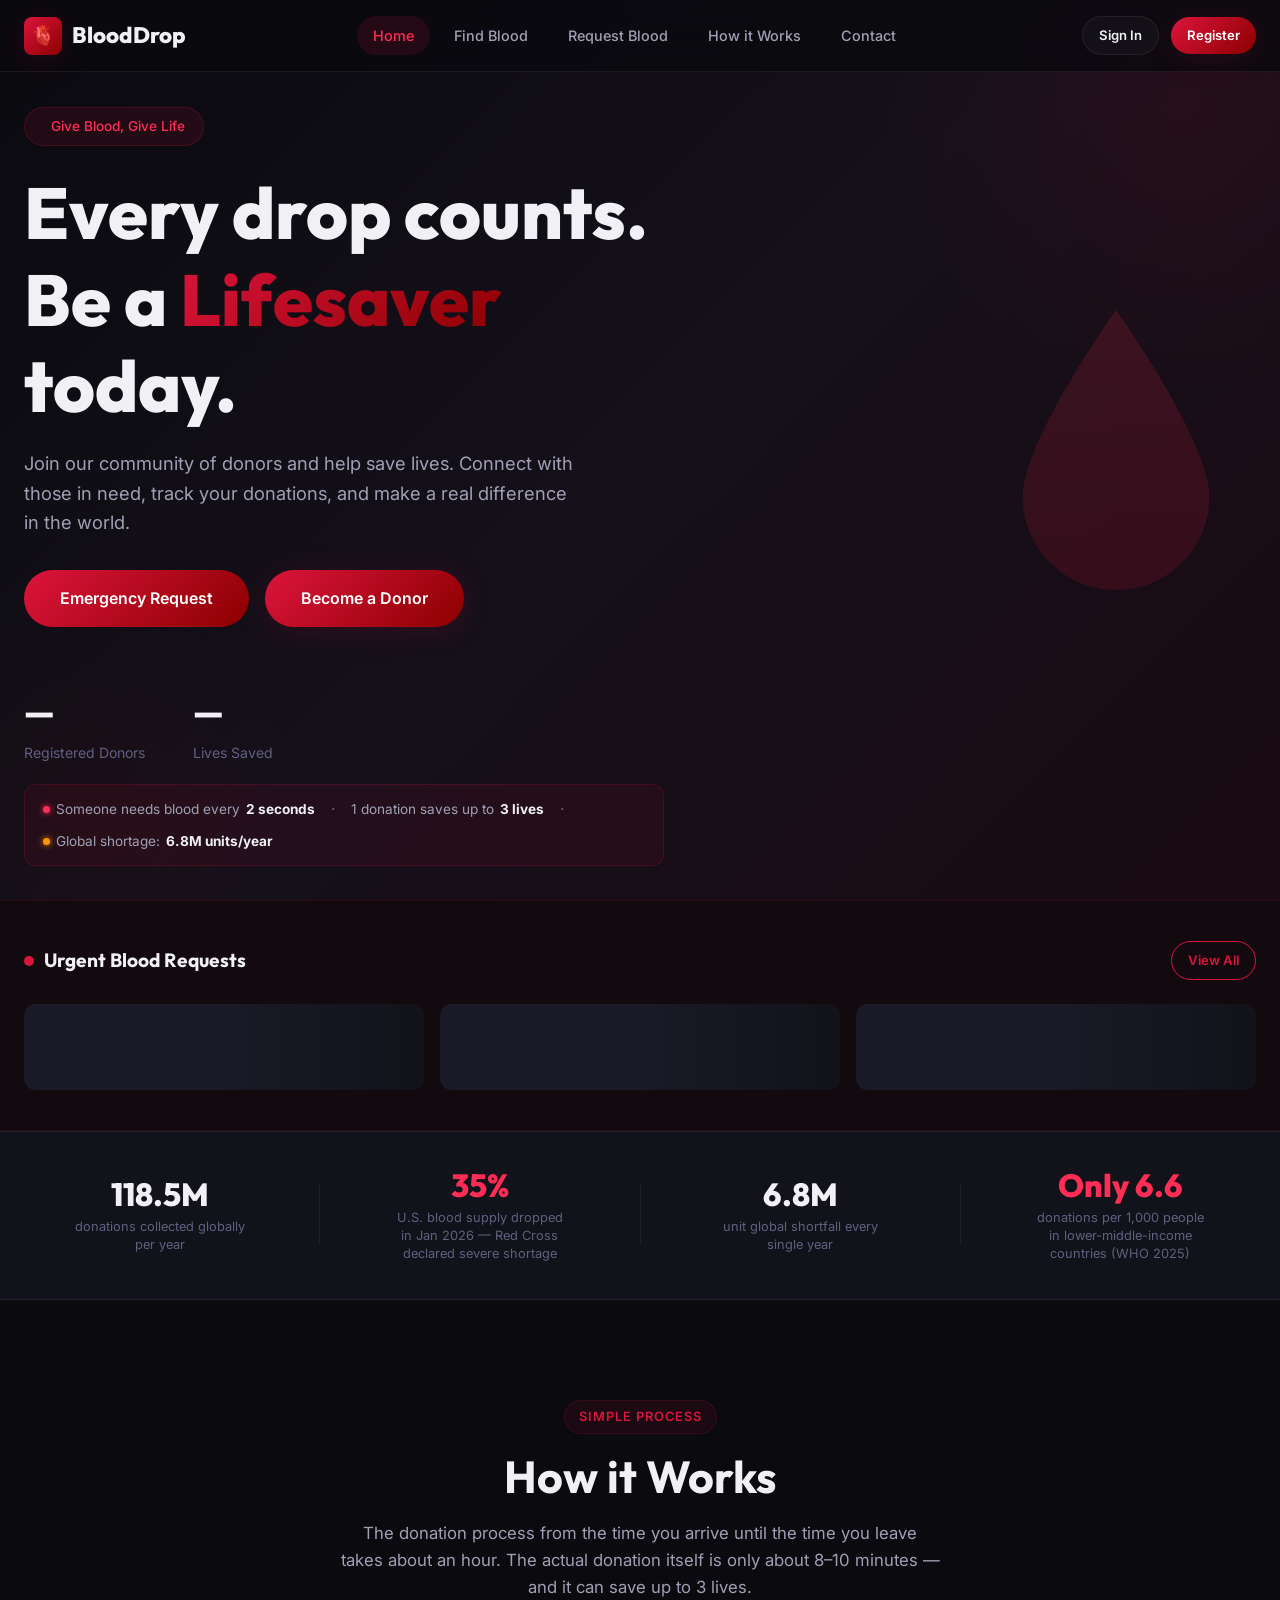
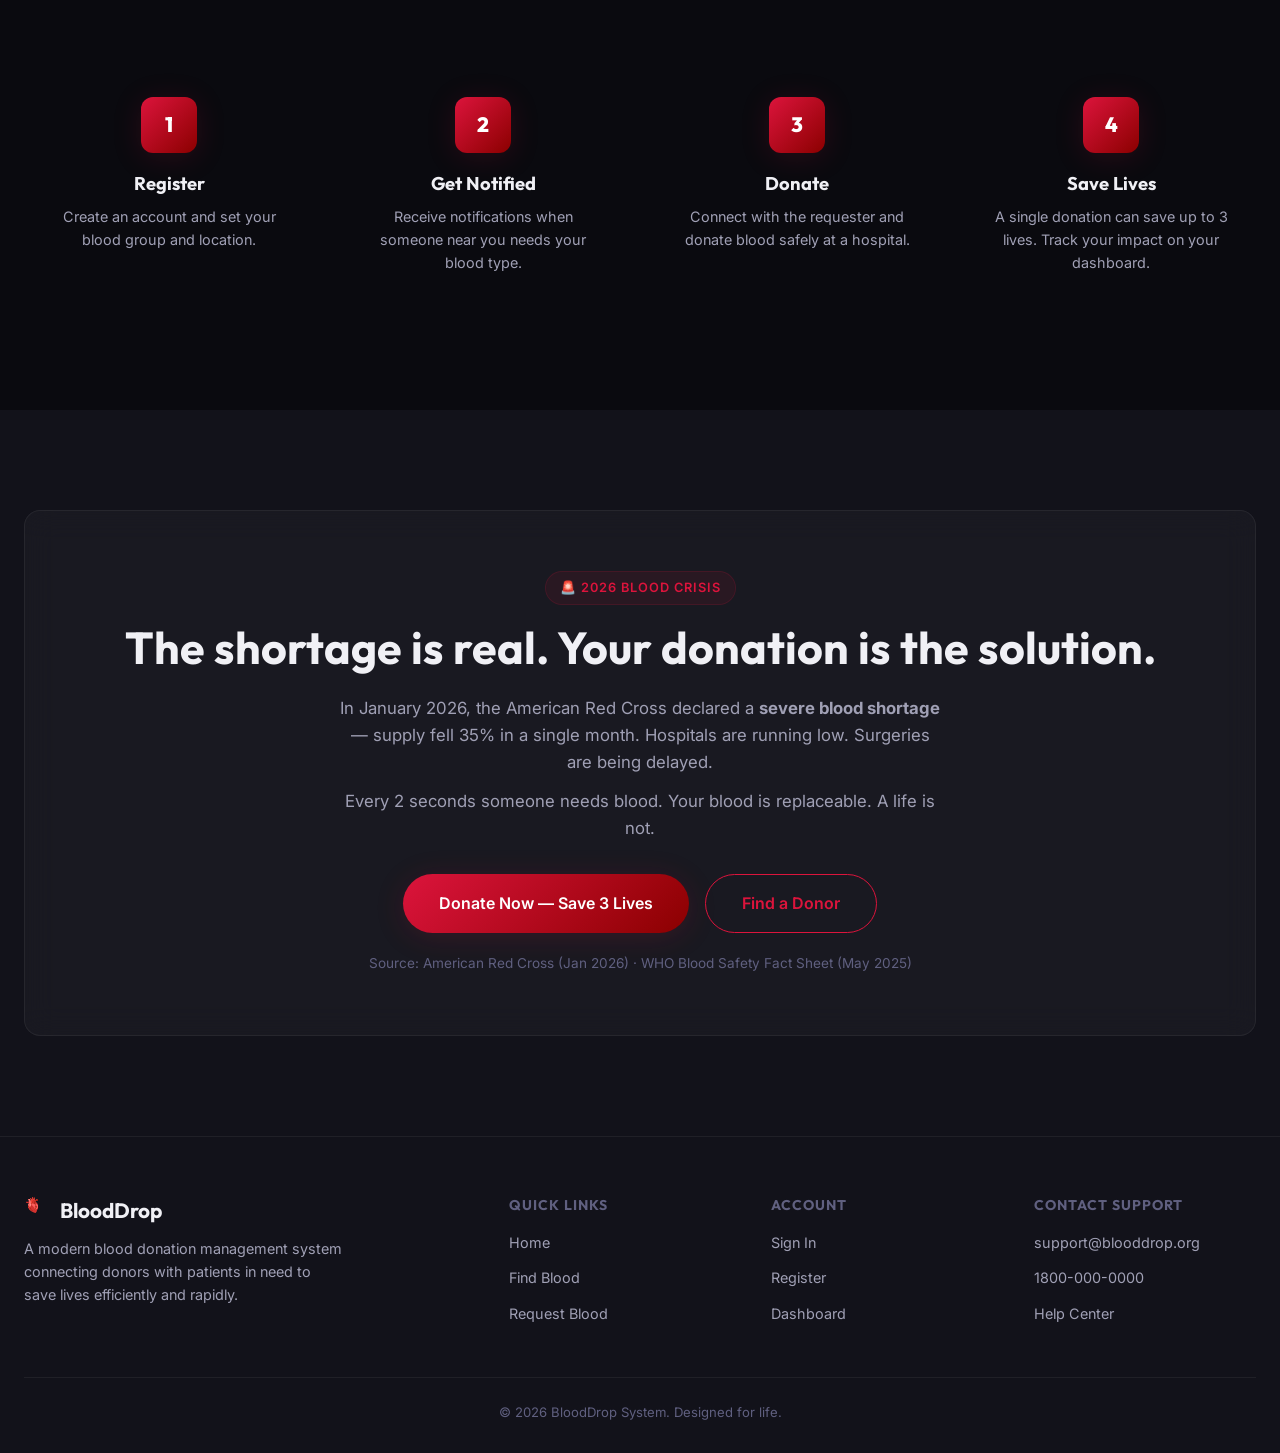
<file: client/index.html>
<!DOCTYPE html>
<html lang="en">
<head>
    <meta charset="UTF-8">
    <meta name="viewport" content="width=device-width, initial-scale=1.0">
    <title>Blood Donation — Save a Life</title>
    <link rel="stylesheet" href="css/styles.css">
</head>
<body>
    <!-- Navbar -->
    <nav class="navbar">
        <div class="container">
            <a href="index.html" class="nav-logo">
                <div class="logo-icon">🫀</div>
                <span>BloodDrop</span>
            </a>
            
            <button class="nav-toggle">
                <span></span><span></span><span></span>
            </button>
            
            <div class="nav-links">
                <a href="index.html" class="active">Home</a>
                <a href="find-blood.html">Find Blood</a>
                <a href="request-blood.html">Request Blood</a>
                <a href="#how">How it Works</a>
                <a href="#contact">Contact</a>
            </div>
            
            <div class="nav-auth">
                <div class="skeleton" style="width:120px;height:36px;border-radius:18px;"></div>
            </div>
        </div>
    </nav>

    <!-- Hero Section -->
    <section class="hero">
        <div class="container">
            <div class="hero-content">
                <div class="hero-badge">
                    <span class="pulse-dot"></span> Give Blood, Give Life
                </div>
                <h1>Every drop counts. <br>Be a <span class="highlight">Lifesaver</span> today.</h1>
                <p>Join our community of donors and help save lives. Connect with those in need, track your donations, and make a real difference in the world.</p>
                <div class="hero-actions">
                    <a href="request-blood.html" class="btn btn-emergency btn-lg">Emergency Request</a>
                    <a href="register.html" class="btn btn-primary btn-lg">Become a Donor</a>
                </div>
                
                <div class="hero-stats" id="hero-stats">
                    <!-- Loaded via JS -->
                    <div class="hero-stat animate-in">
                        <div class="stat-number skeleton-stat">—</div>
                        <div class="stat-label">Registered Donors</div>
                    </div>
                    <div class="hero-stat animate-in">
                        <div class="stat-number skeleton-stat">—</div>
                        <div class="stat-label">Lives Saved</div>
                    </div>
                    <div class="hero-stat animate-in hide-mobile">
                        <div class="stat-number skeleton-stat">—</div>
                        <div class="stat-label">Requests Fulfilled</div>
                    </div>
                </div>

                <!-- Real-world context bar -->
                <div class="realworld-bar animate-in">
                    <span class="rw-item"><span class="rw-dot red"></span>Someone needs blood every <strong>2 seconds</strong></span>
                    <span class="rw-sep">·</span>
                    <span class="rw-item">1 donation saves up to <strong>3 lives</strong></span>
                    <span class="rw-sep">·</span>
                    <span class="rw-item"><span class="rw-dot orange"></span>Global shortage: <strong>6.8M units/year</strong></span>
                </div>
            </div>
        </div>
        <div class="hero-visual hide-mobile">
            <div class="blood-drop">
                <svg viewBox="0 0 100 150">
                    <path d="M50 0 C50 0, 100 70, 100 100 C100 127.6, 77.6 150, 50 150 C22.4 150, 0 127.6, 0 100 C0 70, 50 0, 50 0 Z" fill="url(#grad1)" />
                    <defs>
                        <linearGradient id="grad1" x1="0%" y1="0%" x2="0%" y2="100%">
                            <stop offset="0%" style="stop-color:#FF2D55;stop-opacity:1" />
                            <stop offset="100%" style="stop-color:#DC143C;stop-opacity:1" />
                        </linearGradient>
                    </defs>
                </svg>
            </div>
        </div>
    </section>

    <!-- Urgent Requests Section -->
    <section class="urgent-section">
        <div class="container">
            <div class="urgent-header">
                <h3><span class="urgent-dot"></span> Urgent Blood Requests</h3>
                <a href="find-blood.html" class="btn btn-sm btn-outline">View All</a>
            </div>
            <div class="urgent-cards" id="urgent-cards-container">
                <!-- Loaded via JS -->
                <div class="skeleton" style="height:86px;border-radius:12px;"></div>
                <div class="skeleton" style="height:86px;border-radius:12px;"></div>
                <div class="skeleton" style="height:86px;border-radius:12px;"></div>
            </div>
        </div>
    </section>

    <!-- Global Crisis Banner -->
    <section class="crisis-banner">
        <div class="container">
            <div class="crisis-inner">
                <div class="crisis-item">
                    <div class="crisis-num">118.5M</div>
                    <div class="crisis-label">donations collected globally per year</div>
                </div>
                <div class="crisis-divider"></div>
                <div class="crisis-item">
                    <div class="crisis-num crisis-red">35%</div>
                    <div class="crisis-label">U.S. blood supply dropped in Jan 2026 — Red Cross declared severe shortage</div>
                </div>
                <div class="crisis-divider"></div>
                <div class="crisis-item">
                    <div class="crisis-num">6.8M</div>
                    <div class="crisis-label">unit global shortfall every single year</div>
                </div>
                <div class="crisis-divider"></div>
                <div class="crisis-item">
                    <div class="crisis-num crisis-red">Only 6.6</div>
                    <div class="crisis-label">donations per 1,000 people in lower-middle-income countries (WHO 2025)</div>
                </div>
            </div>
        </div>
    </section>

    <!-- How It Works Section -->
    <section class="section" id="how">
        <div class="container">
            <div class="section-header animate-in">
                <div class="section-badge">Simple Process</div>
                <h2 class="section-title">How it Works</h2>
                <p class="section-subtitle">The donation process from the time you arrive until the time you leave takes about an hour. The actual donation itself is only about 8–10 minutes — and it can save up to 3 lives.</p>
            </div>
            
            <div class="steps-grid">
                <div class="step-card animate-in">
                    <div class="step-number">1</div>
                    <h3>Register</h3>
                    <p>Create an account and set your blood group and location.</p>
                </div>
                <div class="step-card animate-in">
                    <div class="step-number">2</div>
                    <h3>Get Notified</h3>
                    <p>Receive notifications when someone near you needs your blood type.</p>
                </div>
                <div class="step-card animate-in">
                    <div class="step-number">3</div>
                    <h3>Donate</h3>
                    <p>Connect with the requester and donate blood safely at a hospital.</p>
                </div>
                <div class="step-card animate-in">
                    <div class="step-number">4</div>
                    <h3>Save Lives</h3>
                    <p>A single donation can save up to 3 lives. Track your impact on your dashboard.</p>
                </div>
            </div>
        </div>
    </section>

    <!-- CTA Section -->
    <section class="section" style="background:var(--bg-secondary);">
        <div class="container">
            <div class="card card-glass" style="text-align:center;padding:60px 20px;">
                <div class="section-badge" style="margin:0 auto 16px;">🚨 2026 Blood Crisis</div>
                <h2 class="section-title" style="margin-bottom:20px;">The shortage is real. Your donation is the solution.</h2>
                <p class="section-subtitle" style="margin-bottom:12px;">In January 2026, the American Red Cross declared a <strong>severe blood shortage</strong> — supply fell 35% in a single month. Hospitals are running low. Surgeries are being delayed.</p>
                <p class="section-subtitle" style="margin-bottom:32px;">Every 2 seconds someone needs blood. Your blood is replaceable. A life is not.</p>
                <div style="display:flex;gap:16px;justify-content:center;flex-wrap:wrap;">
                    <a href="register.html" class="btn btn-primary btn-lg">Donate Now — Save 3 Lives</a>
                    <a href="find-blood.html" class="btn btn-outline btn-lg">Find a Donor</a>
                </div>
                <p style="margin-top:20px;font-size:0.85rem;color:var(--text-muted);">Source: American Red Cross (Jan 2026) · WHO Blood Safety Fact Sheet (May 2025)</p>
            </div>
        </div>
    </section>

    <!-- Footer -->
    <footer class="footer" id="contact">
        <div class="container">
            <div class="footer-grid">
                <div class="footer-brand">
                    <h3><div class="logo-icon" style="width:28px;height:28px;font-size:0.9rem;">🫀</div> BloodDrop</h3>
                    <p>A modern blood donation management system connecting donors with patients in need to save lives efficiently and rapidly.</p>
                </div>
                <div class="footer-col">
                    <h4>Quick Links</h4>
                    <ul>
                        <li><a href="index.html">Home</a></li>
                        <li><a href="find-blood.html">Find Blood</a></li>
                        <li><a href="request-blood.html">Request Blood</a></li>
                    </ul>
                </div>
                <div class="footer-col">
                    <h4>Account</h4>
                    <ul>
                        <li><a href="login.html">Sign In</a></li>
                        <li><a href="register.html">Register</a></li>
                        <li><a href="dashboard.html">Dashboard</a></li>
                    </ul>
                </div>
                <div class="footer-col">
                    <h4>Contact Support</h4>
                    <ul>
                        <li><a href="mailto:support@blooddrop.org">support@blooddrop.org</a></li>
                        <li><a href="tel:1800000000">1800-000-0000</a></li>
                        <li><a href="#">Help Center</a></li>
                    </ul>
                </div>
            </div>
            <div class="footer-bottom">
                &copy; 2026 BloodDrop System. Designed for life.
            </div>
        </div>
    </footer>

    <script src="config.js"></script>
    <script src="js/api.js"></script>
    <script src="js/auth.js"></script>
    <script src="js/home.js"></script>
</body>
</html>
</file>
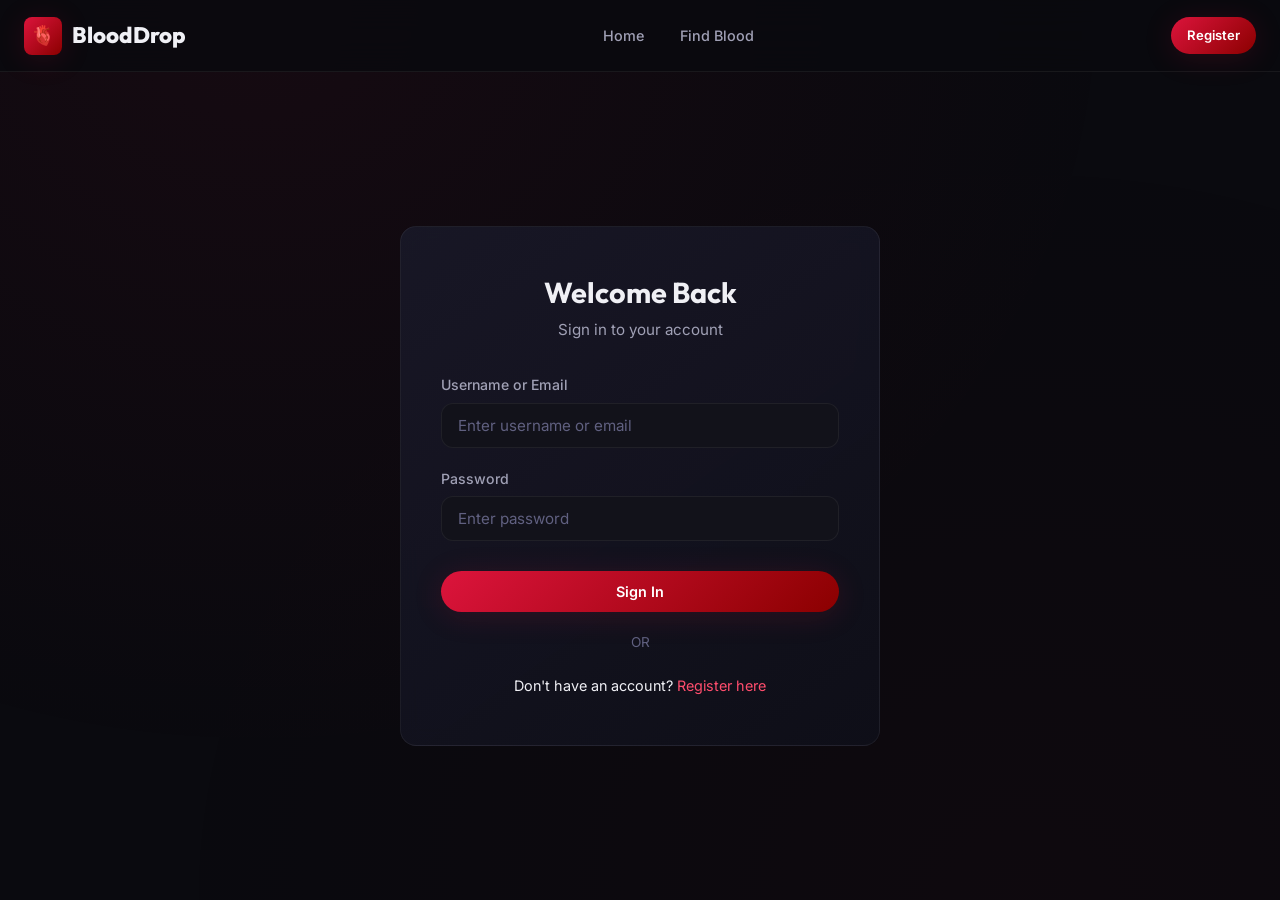
<file: client/admin-panel.html>
<!DOCTYPE html>
<html lang="en">
<head>
    <meta charset="UTF-8">
    <meta name="viewport" content="width=device-width, initial-scale=1.0">
    <title>Admin Panel — BloodDrop</title>
    <link rel="stylesheet" href="css/styles.css">
</head>
<body style="background: var(--bg-primary);">
    <nav class="navbar">
        <div class="container" style="max-width: 1600px;">
            <a href="index.html" class="nav-logo">
                <div class="logo-icon">🛡️</div>
                <span>BloodDrop Admin</span>
            </a>
            <div class="nav-links hide-mobile">
                <a href="index.html">Back to Main Site</a>
            </div>
            <div class="nav-auth"></div>
        </div>
    </nav>

    <div class="container" style="max-width: 1600px; padding-top: calc(var(--nav-height) + 32px);">
        <div class="dashboard-layout" style="gap: 32px;">
            
            <aside class="dashboard-sidebar">
                <div class="card">
                    <h3 style="margin-bottom: 16px;">Admin Navigation</h3>
                    <div style="display: flex; flex-direction: column; gap: 8px;">
                        <button class="btn btn-secondary tab-menu-btn active" style="justify-content: flex-start;" onclick="switchAdminTab('inventory')">🩸 Blood Inventory</button>
                        <button class="btn btn-secondary tab-menu-btn" style="justify-content: flex-start;" onclick="switchAdminTab('requests')">🚨 Blood Requests</button>
                        <button class="btn btn-secondary tab-menu-btn" style="justify-content: flex-start;" onclick="switchAdminTab('donors')">👥 Manage Donors</button>
                    </div>
                </div>
            </aside>

            <main class="dashboard-content">
                
                <!-- Inventory Tab -->
                <div id="admin-inventory" class="admin-tab active">
                    <h2 style="font-size: 1.5rem; margin-bottom: 24px;">Live Blood Inventory</h2>
                    
                    <div class="card">
                        <div class="inventory-grid" id="inventoryGrid">
                            <div class="loading-spinner"><div class="spinner"></div></div>
                        </div>
                    </div>
                </div>

                <!-- Requests Tab -->
                <div id="admin-requests" class="admin-tab" style="display: none;">
                    <h2 style="font-size: 1.5rem; margin-bottom: 24px;">All Blood Requests</h2>
                    
                    <div class="card card-glass" style="padding: 0; overflow: hidden;">
                        <div style="overflow-x: auto;">
                            <table class="data-table">
                                <thead>
                                    <tr>
                                        <th>Patient/Hospital</th>
                                        <th>Blood Group</th>
                                        <th>Units</th>
                                        <th>Urgency</th>
                                        <th>City</th>
                                        <th>Status</th>
                                        <th>Actions</th>
                                    </tr>
                                </thead>
                                <tbody id="requestsTableBody">
                                    <!-- Loaded via JS -->
                                </tbody>
                            </table>
                        </div>
                    </div>
                </div>

                <!-- Donors Tab -->
                <div id="admin-donors" class="admin-tab" style="display: none;">
                    <div style="display: flex; justify-content: space-between; align-items: center; margin-bottom: 24px;">
                        <h2 style="font-size: 1.5rem;">Registered Donors</h2>
                        <input type="text" class="form-input" id="donorSearch" placeholder="Search donors..." style="max-width: 300px;">
                    </div>
                    
                    <div class="card card-glass" style="padding: 0; overflow: hidden;">
                        <div style="overflow-x: auto;">
                            <table class="data-table">
                                <thead>
                                    <tr>
                                        <th>Name</th>
                                        <th>Email</th>
                                        <th>Blood Group</th>
                                        <th>Location</th>
                                        <th>Availability</th>
                                        <th>Total Donations</th>
                                    </tr>
                                </thead>
                                <tbody id="donorsTableBody">
                                    <!-- Loaded via JS -->
                                </tbody>
                            </table>
                        </div>
                    </div>
                </div>

            </main>
        </div>
    </div>

    <!-- Inventory Edit Modal -->
    <div class="modal-overlay" id="editInvModal">
        <div class="modal" style="max-width: 400px;">
            <div class="modal-header">
                <h3>Update Inventory (<span id="editInvGroup"></span>)</h3>
                <button class="modal-close" onclick="closeModal('editInvModal')">×</button>
            </div>
            <div class="modal-body">
                <div class="form-group">
                    <label class="form-label">Available Units</label>
                    <input type="number" id="editInvUnits" class="form-input" min="0" required>
                </div>
                <button class="btn btn-primary" onclick="saveInventory()" style="width: 100%; margin-top: 16px;">Save Changes</button>
            </div>
        </div>
    </div>

    <script src="config.js"></script>
    <script src="js/api.js"></script>
    <script src="js/auth.js"></script>
    <script src="js/admin.js"></script>
</body>
</html>
</file>
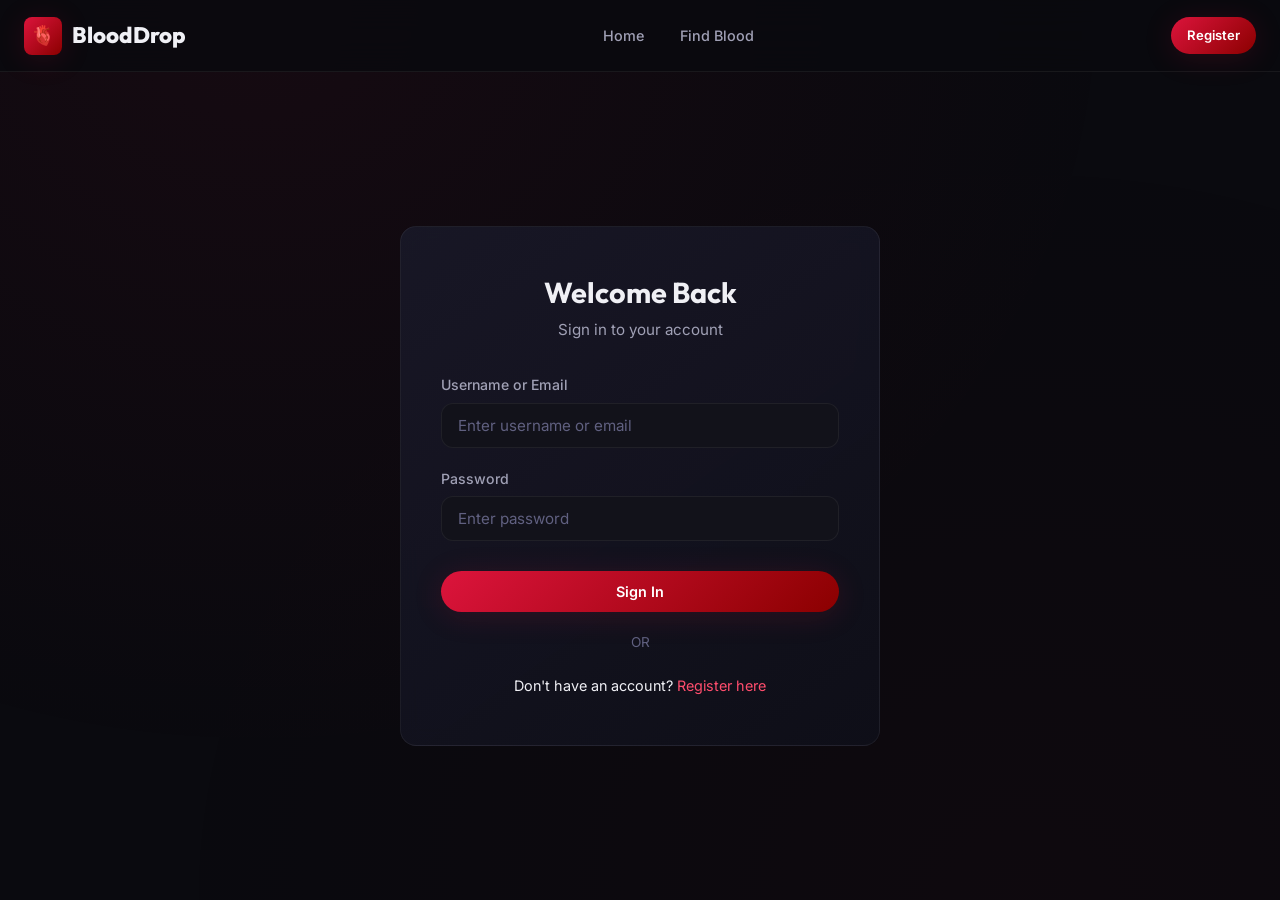
<file: client/dashboard.html>
<!DOCTYPE html>
<html lang="en">
<head>
    <meta charset="UTF-8">
    <meta name="viewport" content="width=device-width, initial-scale=1.0">
    <title>Dashboard — BloodDrop</title>
    <link rel="stylesheet" href="css/styles.css">
</head>
<body style="background: var(--bg-primary);">
    <nav class="navbar">
        <div class="container">
            <a href="index.html" class="nav-logo">
                <div class="logo-icon">🫀</div>
                <span>BloodDrop</span>
            </a>
            <button class="nav-toggle"><span></span><span></span><span></span></button>
            <div class="nav-links">
                <a href="index.html">Home</a>
                <a href="find-blood.html">Find Blood</a>
                <a href="request-blood.html">Request Blood</a>
            </div>
            <div class="nav-auth"></div>
        </div>
    </nav>

    <div class="container">
        <div class="dashboard-layout">
            
            <!-- Sidebar -->
            <aside class="dashboard-sidebar">
                <div class="card profile-card" id="profileCard">
                    <!-- Loaded via JS -->
                    <div class="skeleton" style="width:80px;height:80px;border-radius:50%;margin:0 auto 16px;"></div>
                    <div class="skeleton" style="height:24px;margin-bottom:8px;"></div>
                    <div class="skeleton" style="height:16px;"></div>
                </div>

                <div class="card mt-4" style="margin-top: 24px; padding: 20px;">
                    <h3 style="font-size: 1.1rem; margin-bottom: 16px;">Quick Actions</h3>
                    <div style="display: flex; flex-direction: column; gap: 10px;">
                        <button class="btn btn-primary" onclick="showDonateModal()" style="width: 100%;">Record Donation</button>
                        <a href="request-blood.html" class="btn btn-secondary" style="width: 100%;">Request Blood</a>
                        <button class="btn btn-outline" id="toggleAvailabilityBtn" onclick="toggleAvailability()" style="width: 100%;">Toggle Availability</button>
                    </div>
                </div>
            </aside>

            <!-- Main Content -->
            <main class="dashboard-content">
                
                <div class="tabs">
                    <button class="tab-btn active" onclick="switchTab('donations')">Donation History</button>
                    <button class="tab-btn" onclick="switchTab('requests')">My Requests</button>
                    <button class="tab-btn" onclick="switchTab('notifications')">Notifications <span id="tabNotifCount" style="background:var(--crimson);color:#fff;border-radius:50%;padding:2px 6px;font-size:0.7rem;margin-left:4px;display:none;"></span></button>
                </div>

                <!-- Donations Tab -->
                <div id="tab-donations" class="tab-content active">
                    <div class="card">
                        <h2 style="font-size: 1.25rem; margin-bottom: 24px;">Donation Journey</h2>
                        <div class="timeline" id="donationsTimeline">
                            <!-- Loaded via JS -->
                            <div class="skeleton" style="height:80px;margin-bottom:20px;border-radius:var(--radius-md);"></div>
                        </div>
                    </div>
                </div>

                <!-- Requests Tab -->
                <div id="tab-requests" class="tab-content">
                    <div class="card">
                        <h2 style="font-size: 1.25rem; margin-bottom: 24px;">My Blood Requests</h2>
                        <div id="myRequestsList">
                            <!-- Loaded via JS -->
                        </div>
                    </div>
                </div>

                <!-- Notifications Tab -->
                <div id="tab-notifications" class="tab-content">
                    <div class="card">
                        <div style="display: flex; justify-content: space-between; align-items: center; margin-bottom: 24px;">
                            <h2 style="font-size: 1.25rem;">Notifications</h2>
                            <button class="btn btn-sm btn-secondary" onclick="markAllNotificationsRead()">Mark all as read</button>
                        </div>
                        <div id="notificationsList" style="margin: -28px; margin-top: 0; padding-bottom: 12px;">
                            <!-- Loaded via JS -->
                        </div>
                    </div>
                </div>

            </main>
        </div>
    </div>

    <!-- Record Donation Modal -->
    <div class="modal-overlay" id="donateModal">
        <div class="modal">
            <div class="modal-header">
                <h3>Record Blood Donation</h3>
                <button class="modal-close" onclick="closeModal('donateModal')">×</button>
            </div>
            <div class="modal-body">
                <form id="recordDonationForm">
                    <div class="form-group">
                        <label class="form-label">Donation Date</label>
                        <input type="date" id="donateDate" class="form-input" required>
                    </div>
                    <div class="form-group">
                        <label class="form-label">Units Donated</label>
                        <input type="number" id="donateUnits" class="form-input" min="1" max="5" value="1" required>
                    </div>
                    <div class="form-group">
                        <label class="form-label">Hospital / Blood Bank</label>
                        <input type="text" id="donateHospital" class="form-input" required>
                    </div>
                    <button type="submit" class="btn btn-primary" style="width: 100%; margin-top: 10px;">Save Record</button>
                </form>
            </div>
        </div>
    </div>

    <script src="config.js"></script>
    <script src="js/api.js"></script>
    <script src="js/auth.js"></script>
    <script src="js/dashboard.js"></script>
</body>
</html>
</file>
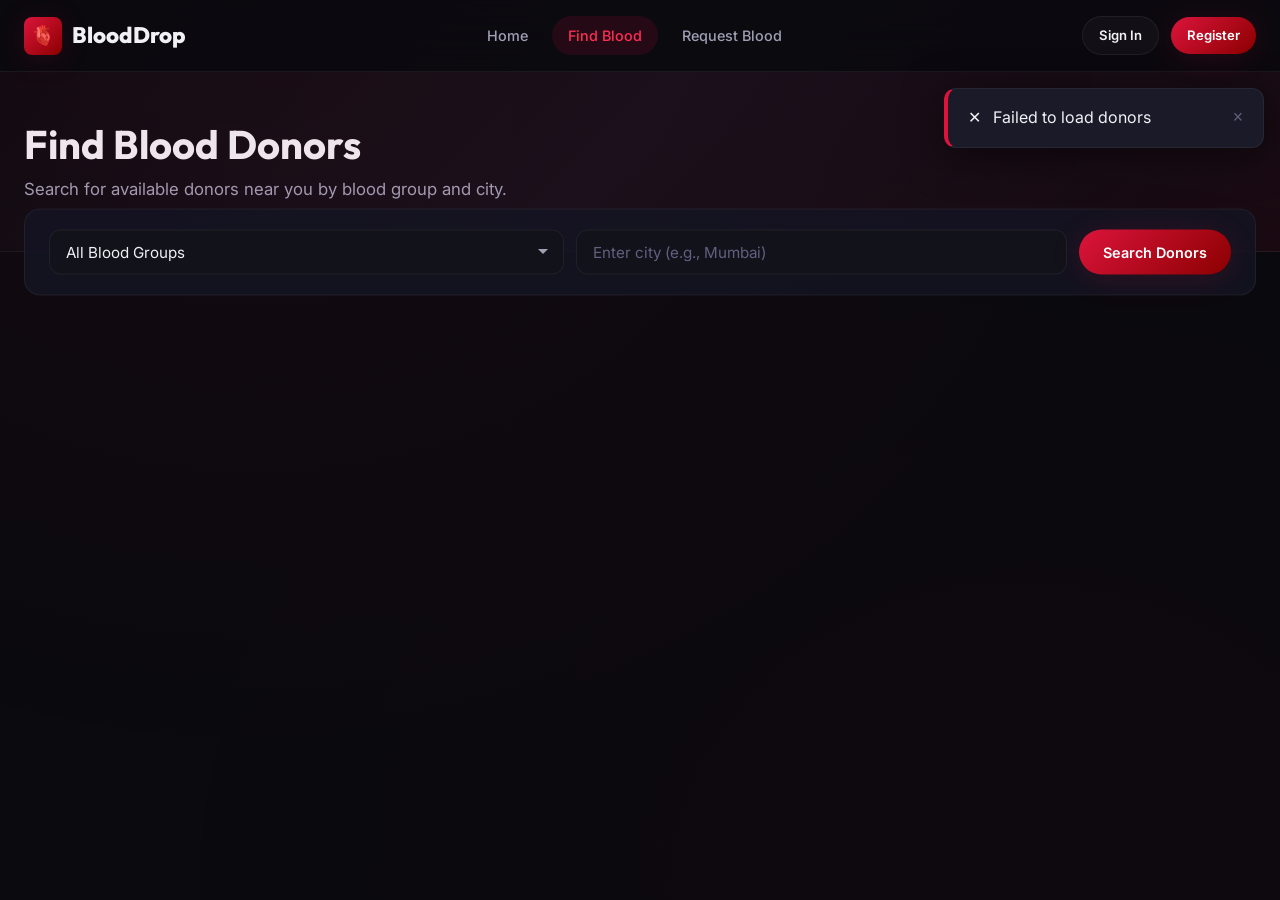
<file: client/find-blood.html>
<!DOCTYPE html>
<html lang="en">
<head>
    <meta charset="UTF-8">
    <meta name="viewport" content="width=device-width, initial-scale=1.0">
    <title>Find Blood Donors — BloodDrop</title>
    <link rel="stylesheet" href="css/styles.css">
</head>
<body>
    <nav class="navbar">
        <div class="container">
            <a href="index.html" class="nav-logo">
                <div class="logo-icon">🫀</div>
                <span>BloodDrop</span>
            </a>
            <button class="nav-toggle"><span></span><span></span><span></span></button>
            <div class="nav-links">
                <a href="index.html">Home</a>
                <a href="find-blood.html" class="active">Find Blood</a>
                <a href="request-blood.html">Request Blood</a>
            </div>
            <div class="nav-auth"></div>
        </div>
    </nav>

    <div class="page-header">
        <div class="container">
            <h1>Find Blood Donors</h1>
            <p>Search for available donors near you by blood group and city.</p>
        </div>
    </div>

    <section class="section" style="padding-top: 0;">
        <div class="container">
            <!-- Search Bar -->
            <form id="searchForm" class="search-bar" style="transform: translateY(-50%); margin-bottom: 0;">
                <select id="bloodGroup" class="form-select">
                    <option value="">All Blood Groups</option>
                    <option value="A+">A+</option><option value="A-">A-</option>
                    <option value="B+">B+</option><option value="B-">B-</option>
                    <option value="AB+">AB+</option><option value="AB-">AB-</option>
                    <option value="O+">O+</option><option value="O-">O-</option>
                </select>
                <input type="text" id="city" class="form-input" placeholder="Enter city (e.g., Mumbai)">
                <button type="submit" class="btn btn-primary" style="flex: 0 0 auto;">Search Donors</button>
            </form>

            <div id="resultsInfo" style="margin-bottom: 24px; font-weight: 500;"></div>

            <div id="donorsGrid" style="display: grid; grid-template-columns: repeat(auto-fill, minmax(320px, 1fr)); gap: 20px;">
                <!-- Loading State -->
                <div class="skeleton" style="height: 140px; border-radius: var(--radius-lg);"></div>
                <div class="skeleton" style="height: 140px; border-radius: var(--radius-lg);"></div>
                <div class="skeleton" style="height: 140px; border-radius: var(--radius-lg);"></div>
            </div>
            
            <div id="emptyState" class="empty-state" style="display: none;">
                <div class="empty-icon">🔍</div>
                <h3>No donors found</h3>
                <p>Try adjusting your search criteria or submit a blood request instead.</p>
                <a href="request-blood.html" class="btn btn-primary mt-4" style="margin-top: 16px;">Create Request</a>
            </div>
        </div>
    </section>

    <!-- Contact Modal -->
    <div class="modal-overlay" id="contactModal">
        <div class="modal">
            <div class="modal-header">
                <h3>Donor Contact Details</h3>
                <button class="modal-close" onclick="closeModal()">×</button>
            </div>
            <div class="modal-body" id="modalBody">
                <!-- Injected via JS -->
            </div>
            <div class="modal-footer">
                <button class="btn btn-secondary" onclick="closeModal()">Close</button>
            </div>
        </div>
    </div>

    <script src="config.js"></script>
    <script src="js/api.js"></script>
    <script src="js/auth.js"></script>
    <script src="js/find-blood.js"></script>
</body>
</html>
</file>
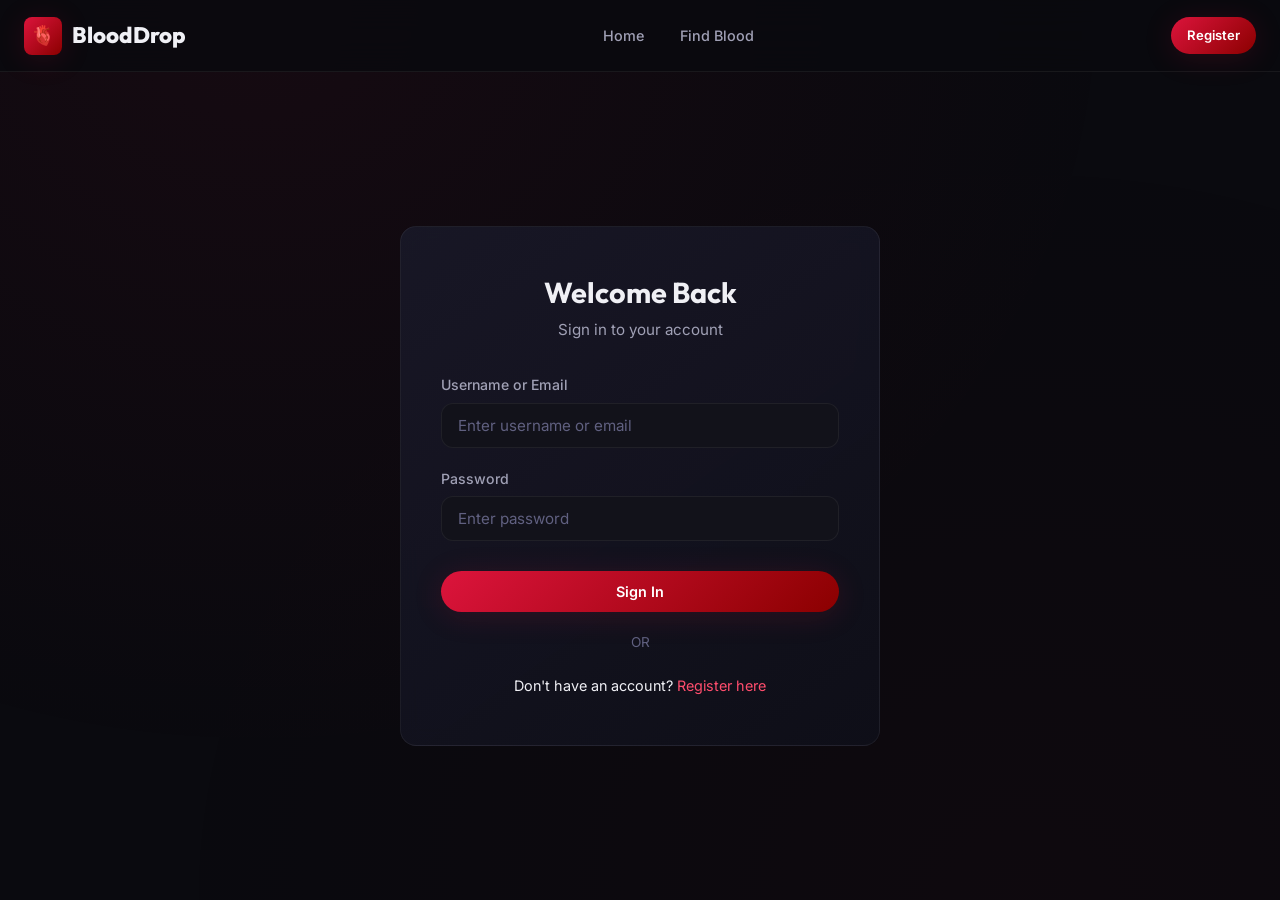
<file: client/login.html>
<!DOCTYPE html>
<html lang="en">
<head>
    <meta charset="UTF-8">
    <meta name="viewport" content="width=device-width, initial-scale=1.0">
    <title>Login — BloodDrop</title>
    <link rel="stylesheet" href="css/styles.css">
</head>
<body>
    <nav class="navbar">
        <div class="container">
            <a href="index.html" class="nav-logo">
                <div class="logo-icon">🫀</div>
                <span>BloodDrop</span>
            </a>
            <div class="nav-links hide-mobile">
                <a href="index.html">Home</a>
                <a href="find-blood.html">Find Blood</a>
            </div>
            <div class="nav-auth">
                <a href="register.html" class="btn btn-sm btn-primary">Register</a>
            </div>
        </div>
    </nav>

    <div class="auth-page">
        <div class="card auth-card animate-in">
            <h1>Welcome Back</h1>
            <p class="auth-subtitle">Sign in to your account</p>
            
            <form id="loginForm">
                <div class="form-group">
                    <label class="form-label">Username or Email</label>
                    <input type="text" id="username" class="form-input" required placeholder="Enter username or email">
                </div>
                
                <div class="form-group">
                    <label class="form-label">Password</label>
                    <input type="password" id="password" class="form-input" required placeholder="Enter password">
                </div>
                
                <button type="submit" class="btn btn-primary" style="width:100%;margin-top:10px;">Sign In</button>
            </form>
            
            <div class="auth-divider">OR</div>
            
            <div style="text-align:center;font-size:0.9rem;">
                Don't have an account? <a href="register.html">Register here</a>
            </div>
        </div>
    </div>

    <script src="config.js"></script>
    <script src="js/api.js"></script>
    <script>
        document.getElementById('loginForm').addEventListener('submit', async (e) => {
            e.preventDefault();
            const btn = e.target.querySelector('button');
            const originalText = btn.textContent;
            btn.textContent = 'Signing in...';
            btn.disabled = true;

            const data = {
                username: document.getElementById('username').value,
                password: document.getElementById('password').value
            };

            try {
                await API.login(data);
                showToast('Login successful', 'success');
                setTimeout(() => window.location.href = 'dashboard.html', 1000);
            } catch (err) {
                showToast(err.data?.error || 'Invalid credentials', 'error');
                btn.textContent = originalText;
                btn.disabled = false;
            }
        });
    </script>
</body>
</html>
</file>
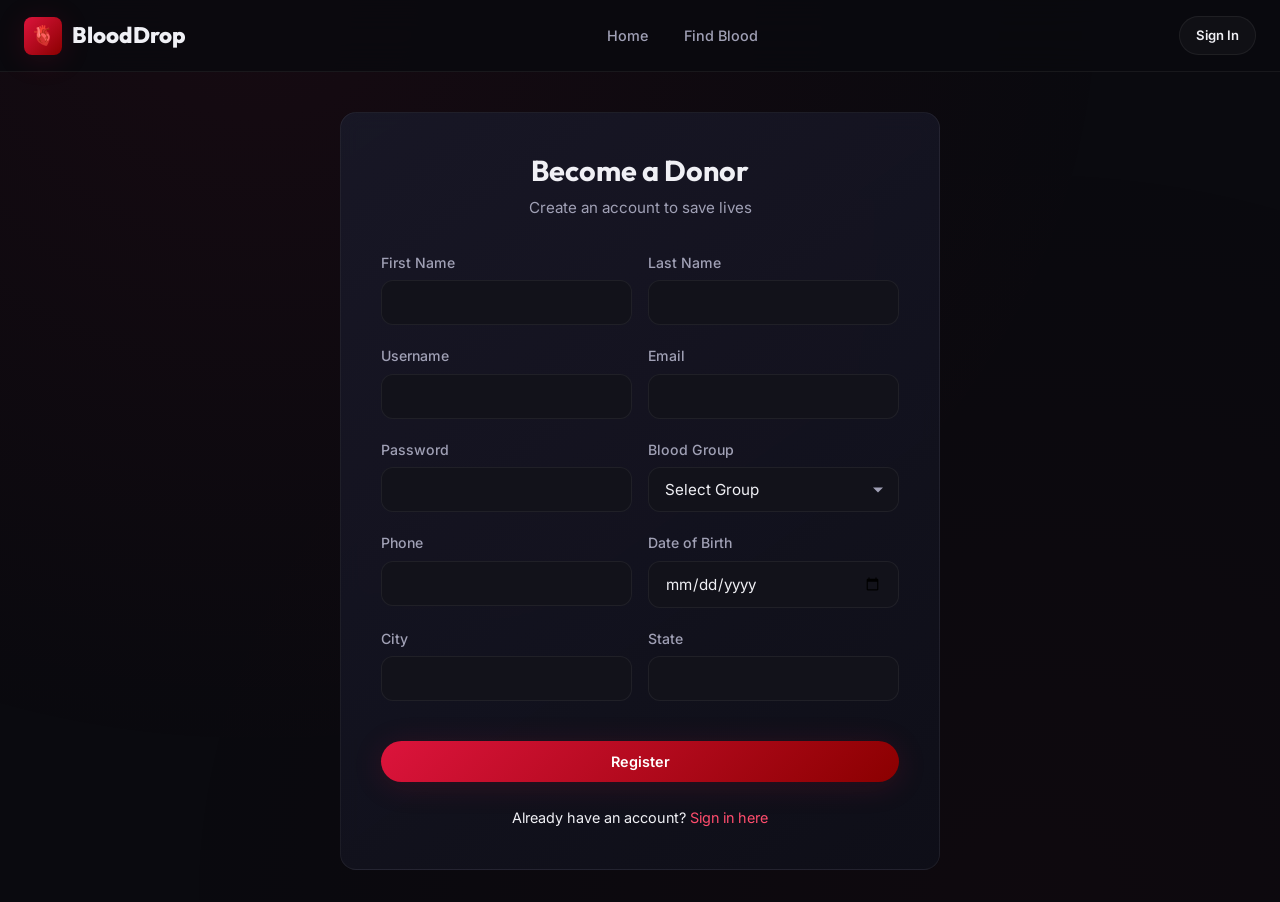
<file: client/register.html>
<!DOCTYPE html>
<html lang="en">
<head>
    <meta charset="UTF-8">
    <meta name="viewport" content="width=device-width, initial-scale=1.0">
    <title>Register — BloodDrop</title>
    <link rel="stylesheet" href="css/styles.css">
</head>
<body>
    <nav class="navbar">
        <div class="container">
            <a href="index.html" class="nav-logo">
                <div class="logo-icon">🫀</div>
                <span>BloodDrop</span>
            </a>
            <div class="nav-links hide-mobile">
                <a href="index.html">Home</a>
                <a href="find-blood.html">Find Blood</a>
            </div>
            <div class="nav-auth">
                <a href="login.html" class="btn btn-sm btn-secondary">Sign In</a>
            </div>
        </div>
    </nav>

    <div class="auth-page" style="padding-top: calc(var(--nav-height) + 40px);">
        <div class="card auth-card animate-in" style="max-width: 600px; padding: 40px;">
            <h1>Become a Donor</h1>
            <p class="auth-subtitle">Create an account to save lives</p>
            
            <form id="registerForm">
                <div class="form-row">
                    <div class="form-group">
                        <label class="form-label">First Name</label>
                        <input type="text" id="firstName" class="form-input" required>
                    </div>
                    <div class="form-group">
                        <label class="form-label">Last Name</label>
                        <input type="text" id="lastName" class="form-input" required>
                    </div>
                </div>

                <div class="form-row">
                    <div class="form-group">
                        <label class="form-label">Username</label>
                        <input type="text" id="username" class="form-input" required>
                    </div>
                    <div class="form-group">
                        <label class="form-label">Email</label>
                        <input type="email" id="email" class="form-input" required>
                    </div>
                </div>

                <div class="form-row">
                    <div class="form-group">
                        <label class="form-label">Password</label>
                        <input type="password" id="password" class="form-input" minlength="6" required>
                    </div>
                    <div class="form-group">
                        <label class="form-label">Blood Group</label>
                        <select id="bloodGroup" class="form-select" required>
                            <option value="" disabled selected>Select Group</option>
                            <option value="A+">A+</option>
                            <option value="A-">A-</option>
                            <option value="B+">B+</option>
                            <option value="B-">B-</option>
                            <option value="AB+">AB+</option>
                            <option value="AB-">AB-</option>
                            <option value="O+">O+</option>
                            <option value="O-">O-</option>
                        </select>
                    </div>
                </div>

                <div class="form-row">
                    <div class="form-group">
                        <label class="form-label">Phone</label>
                        <input type="tel" id="phone" class="form-input" required>
                    </div>
                    <div class="form-group">
                        <label class="form-label">Date of Birth</label>
                        <input type="date" id="dob" class="form-input" required>
                    </div>
                </div>

                <div class="form-row">
                    <div class="form-group">
                        <label class="form-label">City</label>
                        <input type="text" id="city" class="form-input" required>
                    </div>
                    <div class="form-group">
                        <label class="form-label">State</label>
                        <input type="text" id="state" class="form-input" required>
                    </div>
                </div>
                
                <button type="submit" class="btn btn-primary" style="width:100%;margin-top:20px;">Register</button>
            </form>
            
            <div style="text-align:center;font-size:0.9rem;margin-top:24px;">
                Already have an account? <a href="login.html">Sign in here</a>
            </div>
        </div>
    </div>

    <script src="config.js"></script>
    <script src="js/api.js"></script>
    <script>
        document.getElementById('registerForm').addEventListener('submit', async (e) => {
            e.preventDefault();
            const btn = e.target.querySelector('button');
            const originalText = btn.textContent;
            btn.textContent = 'Registering...';
            btn.disabled = true;

            const data = {
                first_name: document.getElementById('firstName').value,
                last_name: document.getElementById('lastName').value,
                username: document.getElementById('username').value,
                email: document.getElementById('email').value,
                password: document.getElementById('password').value,
                blood_group: document.getElementById('bloodGroup').value,
                phone: document.getElementById('phone').value,
                date_of_birth: document.getElementById('dob').value,
                city: document.getElementById('city').value,
                state: document.getElementById('state').value
            };

            try {
                await API.register(data);
                showToast('Registration successful!', 'success');
                setTimeout(() => window.location.href = 'dashboard.html', 1000);
            } catch (err) {
                let msg = 'Registration failed';
                if (err.data && err.data.errors) {
                    msg = Object.values(err.data.errors).flat().join('<br>');
                }
                showToast(msg, 'error');
                btn.textContent = originalText;
                btn.disabled = false;
            }
        });
    </script>
</body>
</html>
</file>
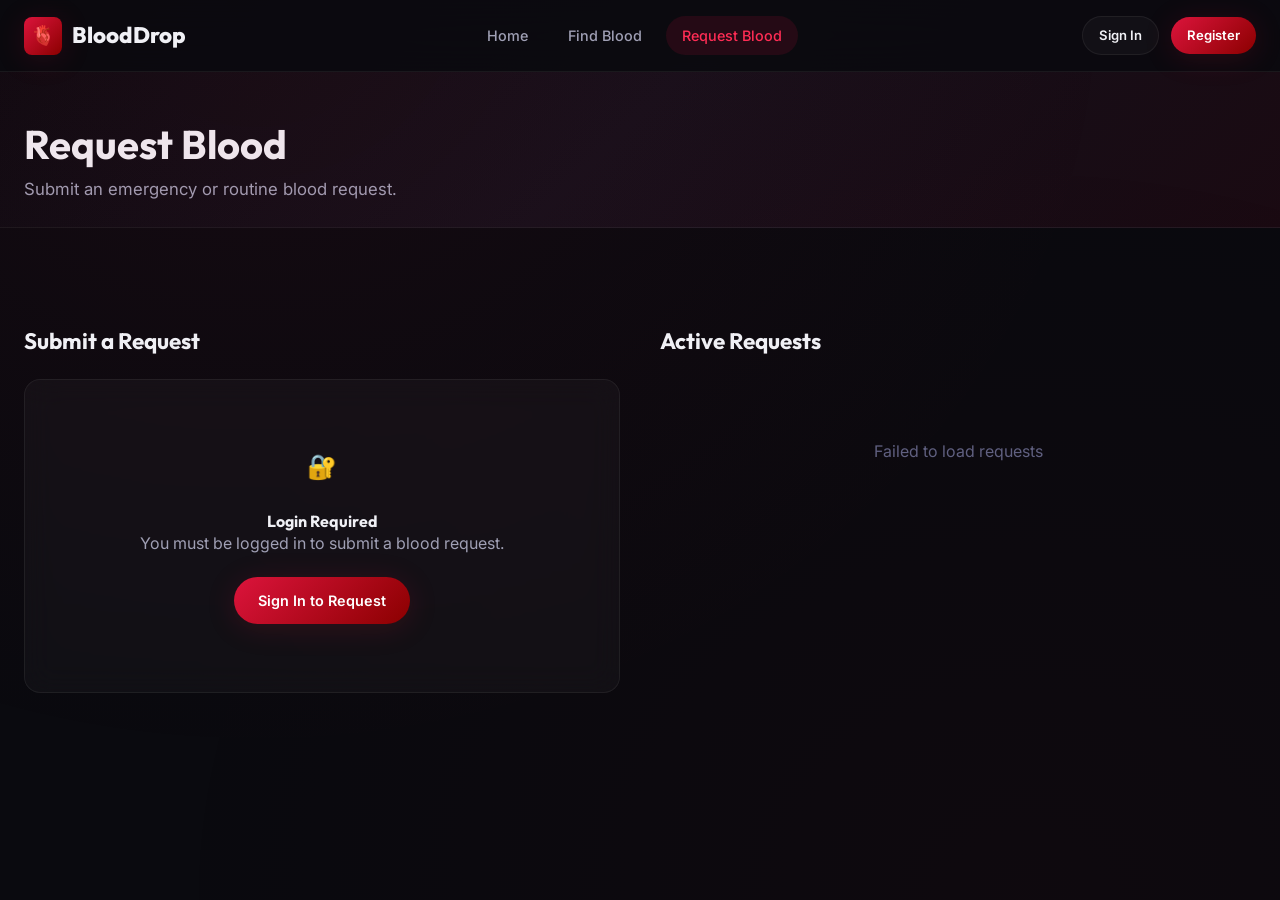
<file: client/request-blood.html>
<!DOCTYPE html>
<html lang="en">
<head>
    <meta charset="UTF-8">
    <meta name="viewport" content="width=device-width, initial-scale=1.0">
    <title>Request Blood — BloodDrop</title>
    <link rel="stylesheet" href="css/styles.css">
</head>
<body>
    <nav class="navbar">
        <div class="container">
            <a href="index.html" class="nav-logo">
                <div class="logo-icon">🫀</div>
                <span>BloodDrop</span>
            </a>
            <button class="nav-toggle"><span></span><span></span><span></span></button>
            <div class="nav-links">
                <a href="index.html">Home</a>
                <a href="find-blood.html">Find Blood</a>
                <a href="request-blood.html" class="active">Request Blood</a>
            </div>
            <div class="nav-auth"></div>
        </div>
    </nav>

    <div class="page-header" style="padding-bottom: 24px;">
        <div class="container">
            <h1>Request Blood</h1>
            <p>Submit an emergency or routine blood request.</p>
        </div>
    </div>

    <section class="section">
        <div class="container">
            <div style="display: grid; grid-template-columns: 1fr 1fr; gap: 40px;" class="form-row">
                
                <!-- Request Form -->
                <div>
                    <h2 style="font-size: 1.4rem; margin-bottom: 24px;">Submit a Request</h2>
                    <div class="card card-glass">
                        <div id="loginPrompt" style="display: none; text-align: center; padding: 40px 20px;">
                            <div class="logo-icon" style="margin: 0 auto 16px; width: 48px; height: 48px; font-size: 1.5rem;">🔐</div>
                            <h4>Login Required</h4>
                            <p style="color: var(--text-secondary); margin-bottom: 20px;">You must be logged in to submit a blood request.</p>
                            <a href="login.html" class="btn btn-primary">Sign In to Request</a>
                        </div>
                        
                        <form id="requestForm" style="display: none;">
                            <div class="form-group">
                                <label class="form-label">Patient Name</label>
                                <input type="text" id="patientName" class="form-input" required>
                            </div>

                            <div class="form-row">
                                <div class="form-group">
                                    <label class="form-label">Blood Group Needed</label>
                                    <select id="reqBloodGroup" class="form-select" required>
                                        <option value="" disabled selected>Select</option>
                                        <option value="A+">A+</option><option value="A-">A-</option>
                                        <option value="B+">B+</option><option value="B-">B-</option>
                                        <option value="AB+">AB+</option><option value="AB-">AB-</option>
                                        <option value="O+">O+</option><option value="O-">O-</option>
                                    </select>
                                </div>
                                <div class="form-group">
                                    <label class="form-label">Units Needed</label>
                                    <input type="number" id="unitsNeeded" class="form-input" min="1" max="10" value="1" required>
                                </div>
                            </div>

                            <div class="form-row">
                                <div class="form-group">
                                    <label class="form-label">Hospital Name</label>
                                    <input type="text" id="hospitalName" class="form-input" required>
                                </div>
                                <div class="form-group">
                                    <label class="form-label">City</label>
                                    <input type="text" id="reqCity" class="form-input" required>
                                </div>
                            </div>

                            <div class="form-row">
                                <div class="form-group">
                                    <label class="form-label">Contact Number</label>
                                    <input type="tel" id="contactNumber" class="form-input" required>
                                </div>
                                <div class="form-group">
                                    <label class="form-label">Urgency Level</label>
                                    <select id="urgency" class="form-select" required>
                                        <option value="routine">Routine (Within 7 days)</option>
                                        <option value="urgent">Urgent (Within 48 hours)</option>
                                        <option value="emergency">Emergency (Immediate)</option>
                                    </select>
                                </div>
                            </div>

                            <div class="form-group">
                                <label class="form-label">Additional Notes</label>
                                <textarea id="notes" class="form-textarea" placeholder="Any specific requirements..."></textarea>
                            </div>

                            <button type="submit" class="btn btn-primary" style="width: 100%;" id="submitBtn">Submit Request</button>
                        </form>
                    </div>
                </div>

                <!-- Recent Requests List -->
                <div>
                    <h2 style="font-size: 1.4rem; margin-bottom: 24px;">Active Requests</h2>
                    <div id="activeRequestsList" style="display: flex; flex-direction: column; gap: 16px;">
                        <!-- Loader -->
                        <div class="skeleton" style="height: 100px; border-radius: var(--radius-md);"></div>
                        <div class="skeleton" style="height: 100px; border-radius: var(--radius-md);"></div>
                    </div>
                </div>

            </div>
        </div>
    </section>

    <!-- Success Modal -->
    <div class="modal-overlay" id="successModal">
        <div class="modal" style="text-align: center; padding: 40px;">
            <div style="font-size: 4rem; margin-bottom: 16px;">✅</div>
            <h3 style="font-size: 1.5rem; margin-bottom: 8px;">Request Submitted</h3>
            <p style="color: var(--text-secondary); margin-bottom: 24px;">Your request has been broadcasted to compatible donors in your area. You will be notified when someone accepts.</p>
            <button class="btn btn-primary" onclick="window.location.href='/dashboard.html'">Go to Dashboard</button>
        </div>
    </div>

    <script src="config.js"></script>
    <script src="js/api.js"></script>
    <script src="js/auth.js"></script>
    <script src="js/request-blood.js"></script>
</body>
</html>
</file>
<file: client/css/styles.css>
/* ══════════════════════════════════════════════════════════════
   BLOOD DONATION SYSTEM — Design System & Global Styles
   Premium Dark Theme with Crimson Accents
   ══════════════════════════════════════════════════════════════ */

@import url('https://fonts.googleapis.com/css2?family=Inter:wght@300;400;500;600;700;800&family=Outfit:wght@400;500;600;700;800&display=swap');

/* ── CSS Custom Properties ── */
:root {
    /* Primary Palette */
    --crimson: #DC143C;
    --crimson-dark: #B01030;
    --crimson-light: #FF2D55;
    --dark-red: #8B0000;
    --blood-red: #C41E3A;

    /* Backgrounds */
    --bg-primary: #0a0a0f;
    --bg-secondary: #12121a;
    --bg-tertiary: #1a1a28;
    --bg-card: rgba(20, 20, 35, 0.85);
    --bg-glass: rgba(255, 255, 255, 0.03);
    --bg-glass-hover: rgba(255, 255, 255, 0.06);

    /* Text */
    --text-primary: #f0f0f5;
    --text-secondary: #a0a0b5;
    --text-muted: #606080;
    --text-accent: #FF4D6D;

    /* Borders */
    --border-color: rgba(255, 255, 255, 0.06);
    --border-accent: rgba(220, 20, 60, 0.3);

    /* Shadows */
    --shadow-sm: 0 2px 8px rgba(0, 0, 0, 0.3);
    --shadow-md: 0 4px 20px rgba(0, 0, 0, 0.4);
    --shadow-lg: 0 8px 40px rgba(0, 0, 0, 0.5);
    --shadow-crimson: 0 4px 30px rgba(220, 20, 60, 0.15);
    --shadow-glow: 0 0 40px rgba(220, 20, 60, 0.2);

    /* Gradients */
    --gradient-crimson: linear-gradient(135deg, #DC143C 0%, #8B0000 100%);
    --gradient-hero: linear-gradient(135deg, #0a0a0f 0%, #15101a 50%, #1a0a12 100%);
    --gradient-card: linear-gradient(145deg, rgba(25, 25, 40, 0.9) 0%, rgba(15, 15, 25, 0.95) 100%);

    /* Spacing */
    --nav-height: 72px;
    --container-max: 1280px;
    --container-padding: 24px;

    /* Transitions */
    --transition-fast: 0.15s ease;
    --transition-normal: 0.3s cubic-bezier(0.4, 0, 0.2, 1);
    --transition-slow: 0.5s cubic-bezier(0.4, 0, 0.2, 1);

    /* Border Radius */
    --radius-sm: 8px;
    --radius-md: 12px;
    --radius-lg: 16px;
    --radius-xl: 24px;
    --radius-full: 999px;
}


/* ── Reset & Base ── */
*, *::before, *::after {
    margin: 0;
    padding: 0;
    box-sizing: border-box;
}

html {
    scroll-behavior: smooth;
    -webkit-font-smoothing: antialiased;
    -moz-osx-font-smoothing: grayscale;
}

body {
    font-family: 'Inter', -apple-system, BlinkMacSystemFont, sans-serif;
    background: var(--bg-primary);
    color: var(--text-primary);
    line-height: 1.6;
    min-height: 100vh;
    overflow-x: hidden;
}

body::before {
    content: '';
    position: fixed;
    top: 0;
    left: 0;
    width: 100%;
    height: 100%;
    background:
        radial-gradient(ellipse at 20% 0%, rgba(220, 20, 60, 0.06) 0%, transparent 60%),
        radial-gradient(ellipse at 80% 100%, rgba(139, 0, 0, 0.04) 0%, transparent 60%);
    pointer-events: none;
    z-index: 0;
}

a {
    color: var(--text-accent);
    text-decoration: none;
    transition: color var(--transition-fast);
}
a:hover { color: var(--crimson-light); }

h1, h2, h3, h4, h5, h6 {
    font-family: 'Outfit', sans-serif;
    font-weight: 700;
    line-height: 1.2;
}

img { max-width: 100%; height: auto; }

::selection {
    background: rgba(220, 20, 60, 0.3);
    color: #fff;
}

/* scrollbar */
::-webkit-scrollbar { width: 8px; }
::-webkit-scrollbar-track { background: var(--bg-primary); }
::-webkit-scrollbar-thumb {
    background: var(--bg-tertiary);
    border-radius: 4px;
}
::-webkit-scrollbar-thumb:hover { background: rgba(220, 20, 60, 0.4); }


/* ── Container ── */
.container {
    width: 100%;
    max-width: var(--container-max);
    margin: 0 auto;
    padding: 0 var(--container-padding);
}


/* ══════════════════════════════════════════
   NAVIGATION
   ══════════════════════════════════════════ */
.navbar {
    position: fixed;
    top: 0;
    left: 0;
    width: 100%;
    height: var(--nav-height);
    z-index: 1000;
    background: rgba(10, 10, 15, 0.85);
    backdrop-filter: blur(20px);
    -webkit-backdrop-filter: blur(20px);
    border-bottom: 1px solid var(--border-color);
    transition: transform var(--transition-normal), background var(--transition-normal);
}

.navbar.scrolled {
    background: rgba(10, 10, 15, 0.95);
    box-shadow: var(--shadow-md);
}

.navbar .container {
    display: flex;
    align-items: center;
    justify-content: space-between;
    height: 100%;
}

.nav-logo {
    display: flex;
    align-items: center;
    gap: 10px;
    font-family: 'Outfit', sans-serif;
    font-size: 1.4rem;
    font-weight: 800;
    color: var(--text-primary);
    text-decoration: none;
}

.nav-logo .logo-icon {
    width: 38px;
    height: 38px;
    background: var(--gradient-crimson);
    border-radius: var(--radius-sm);
    display: flex;
    align-items: center;
    justify-content: center;
    font-size: 1.2rem;
    box-shadow: var(--shadow-crimson);
}

.nav-links {
    display: flex;
    align-items: center;
    gap: 8px;
    list-style: none;
}

.nav-links a {
    padding: 8px 16px;
    border-radius: var(--radius-full);
    font-weight: 500;
    font-size: 0.9rem;
    color: var(--text-secondary);
    transition: all var(--transition-normal);
    text-decoration: none;
}

.nav-links a:hover,
.nav-links a.active {
    color: var(--text-primary);
    background: var(--bg-glass-hover);
}

.nav-links a.active {
    background: rgba(220, 20, 60, 0.12);
    color: var(--crimson-light);
}

.nav-auth {
    display: flex;
    align-items: center;
    gap: 12px;
}

.nav-notification-btn {
    position: relative;
    background: none;
    border: none;
    color: var(--text-secondary);
    font-size: 1.2rem;
    cursor: pointer;
    padding: 8px;
    border-radius: var(--radius-sm);
    transition: all var(--transition-fast);
}
.nav-notification-btn:hover {
    color: var(--text-primary);
    background: var(--bg-glass-hover);
}
.nav-notification-badge {
    position: absolute;
    top: 2px;
    right: 2px;
    width: 18px;
    height: 18px;
    background: var(--crimson);
    border-radius: 50%;
    font-size: 0.65rem;
    font-weight: 700;
    display: flex;
    align-items: center;
    justify-content: center;
    color: #fff;
}

/* Mobile nav toggle */
.nav-toggle {
    display: none;
    flex-direction: column;
    gap: 5px;
    cursor: pointer;
    background: none;
    border: none;
    padding: 8px;
}
.nav-toggle span {
    width: 24px;
    height: 2px;
    background: var(--text-primary);
    border-radius: 2px;
    transition: all var(--transition-normal);
}

@media (max-width: 768px) {
    .nav-toggle { display: flex; }
    .nav-links {
        position: fixed;
        top: var(--nav-height);
        left: 0;
        width: 100%;
        flex-direction: column;
        background: rgba(10, 10, 15, 0.98);
        backdrop-filter: blur(20px);
        padding: 20px;
        gap: 4px;
        transform: translateY(-120%);
        transition: transform var(--transition-normal);
        border-bottom: 1px solid var(--border-color);
    }
    .nav-links.open { transform: translateY(0); }
    .nav-links a {
        display: block;
        padding: 12px 20px;
        border-radius: var(--radius-md);
    }
}


/* ══════════════════════════════════════════
   BUTTONS
   ══════════════════════════════════════════ */
.btn {
    display: inline-flex;
    align-items: center;
    justify-content: center;
    gap: 8px;
    padding: 12px 24px;
    border: none;
    border-radius: var(--radius-full);
    font-family: 'Inter', sans-serif;
    font-weight: 600;
    font-size: 0.9rem;
    cursor: pointer;
    transition: all var(--transition-normal);
    text-decoration: none;
    white-space: nowrap;
}

.btn-primary {
    background: var(--gradient-crimson);
    color: #fff;
    box-shadow: var(--shadow-crimson);
}
.btn-primary:hover {
    transform: translateY(-2px);
    box-shadow: 0 6px 35px rgba(220, 20, 60, 0.3);
    color: #fff;
}

.btn-secondary {
    background: var(--bg-glass);
    color: var(--text-primary);
    border: 1px solid var(--border-color);
}
.btn-secondary:hover {
    background: var(--bg-glass-hover);
    border-color: var(--border-accent);
    color: var(--text-primary);
}

.btn-outline {
    background: transparent;
    color: var(--crimson);
    border: 1.5px solid var(--crimson);
}
.btn-outline:hover {
    background: rgba(220, 20, 60, 0.1);
    color: var(--crimson-light);
}

.btn-sm {
    padding: 8px 16px;
    font-size: 0.82rem;
}

.btn-lg {
    padding: 16px 36px;
    font-size: 1rem;
}

.btn-emergency {
    background: var(--gradient-crimson);
    color: #fff;
    animation: pulse-emergency 2s infinite;
}

@keyframes pulse-emergency {
    0%, 100% { box-shadow: 0 0 0 0 rgba(220, 20, 60, 0.4); }
    50% { box-shadow: 0 0 0 12px rgba(220, 20, 60, 0); }
}

.btn:disabled {
    opacity: 0.5;
    cursor: not-allowed;
    transform: none !important;
}


/* ══════════════════════════════════════════
   CARDS
   ══════════════════════════════════════════ */
.card {
    background: var(--gradient-card);
    border: 1px solid var(--border-color);
    border-radius: var(--radius-lg);
    padding: 28px;
    transition: all var(--transition-normal);
    backdrop-filter: blur(10px);
}
.card:hover {
    border-color: var(--border-accent);
    box-shadow: var(--shadow-crimson);
    transform: translateY(-2px);
}

.card-glass {
    background: var(--bg-glass);
    border: 1px solid var(--border-color);
    border-radius: var(--radius-lg);
    padding: 28px;
    backdrop-filter: blur(15px);
}


/* ══════════════════════════════════════════
   FORMS
   ══════════════════════════════════════════ */
.form-group {
    margin-bottom: 20px;
}

.form-label {
    display: block;
    font-weight: 500;
    font-size: 0.88rem;
    color: var(--text-secondary);
    margin-bottom: 6px;
}

.form-input,
.form-select,
.form-textarea {
    width: 100%;
    padding: 12px 16px;
    background: var(--bg-secondary);
    border: 1.5px solid var(--border-color);
    border-radius: var(--radius-md);
    color: var(--text-primary);
    font-family: 'Inter', sans-serif;
    font-size: 0.95rem;
    transition: all var(--transition-fast);
    outline: none;
}

.form-input:focus,
.form-select:focus,
.form-textarea:focus {
    border-color: var(--crimson);
    box-shadow: 0 0 0 3px rgba(220, 20, 60, 0.1);
}

.form-input::placeholder {
    color: var(--text-muted);
}

.form-select {
    appearance: none;
    background-image: url("data:image/svg+xml,%3Csvg xmlns='http://www.w3.org/2000/svg' width='12' height='12' viewBox='0 0 12 12'%3E%3Cpath d='M6 8.5L1 3.5h10L6 8.5z' fill='%23a0a0b5'/%3E%3C/svg%3E");
    background-repeat: no-repeat;
    background-position: right 14px center;
    padding-right: 40px;
}

.form-select option {
    background: var(--bg-secondary);
    color: var(--text-primary);
}

.form-textarea {
    min-height: 100px;
    resize: vertical;
}

.form-row {
    display: grid;
    grid-template-columns: 1fr 1fr;
    gap: 16px;
}
@media (max-width: 600px) {
    .form-row { grid-template-columns: 1fr; }
}

.form-error {
    color: var(--crimson-light);
    font-size: 0.82rem;
    margin-top: 4px;
}

.form-success {
    color: #4AD991;
    font-size: 0.82rem;
    margin-top: 4px;
}


/* ══════════════════════════════════════════
   HERO SECTION
   ══════════════════════════════════════════ */
.hero {
    position: relative;
    min-height: 100vh;
    display: flex;
    align-items: center;
    padding-top: var(--nav-height);
    background: var(--gradient-hero);
    overflow: hidden;
}

.hero::before {
    content: '';
    position: absolute;
    top: -200px;
    right: -200px;
    width: 600px;
    height: 600px;
    background: radial-gradient(circle, rgba(220, 20, 60, 0.08) 0%, transparent 70%);
    animation: float-glow 8s ease-in-out infinite;
}

.hero::after {
    content: '';
    position: absolute;
    bottom: -100px;
    left: -100px;
    width: 400px;
    height: 400px;
    background: radial-gradient(circle, rgba(139, 0, 0, 0.06) 0%, transparent 70%);
    animation: float-glow 10s ease-in-out infinite reverse;
}

@keyframes float-glow {
    0%, 100% { transform: translate(0, 0) scale(1); }
    50% { transform: translate(30px, -20px) scale(1.1); }
}

.hero-content {
    position: relative;
    z-index: 1;
    max-width: 700px;
}

.hero-badge {
    display: inline-flex;
    align-items: center;
    gap: 8px;
    padding: 8px 18px;
    background: rgba(220, 20, 60, 0.1);
    border: 1px solid rgba(220, 20, 60, 0.2);
    border-radius: var(--radius-full);
    font-size: 0.85rem;
    font-weight: 500;
    color: var(--crimson-light);
    margin-bottom: 24px;
    animation: fadeInUp 0.6s ease;
}

.hero h1 {
    font-size: clamp(2.5rem, 6vw, 4.5rem);
    font-weight: 800;
    margin-bottom: 20px;
    animation: fadeInUp 0.6s ease 0.1s both;
}

.hero h1 .highlight {
    background: var(--gradient-crimson);
    -webkit-background-clip: text;
    -webkit-text-fill-color: transparent;
    background-clip: text;
}

.hero p {
    font-size: 1.15rem;
    color: var(--text-secondary);
    margin-bottom: 32px;
    max-width: 560px;
    animation: fadeInUp 0.6s ease 0.2s both;
}

.hero-actions {
    display: flex;
    gap: 16px;
    flex-wrap: wrap;
    animation: fadeInUp 0.6s ease 0.3s both;
}

.hero-stats {
    display: flex;
    gap: 48px;
    margin-top: 56px;
    animation: fadeInUp 0.6s ease 0.4s both;
}

.hero-stat {
    text-align: left;
}

.hero-stat .stat-number {
    font-family: 'Outfit', sans-serif;
    font-size: 2.2rem;
    font-weight: 800;
    color: var(--text-primary);
}

.hero-stat .stat-number .accent {
    color: var(--crimson);
}

.hero-stat .stat-label {
    font-size: 0.88rem;
    color: var(--text-muted);
    margin-top: 2px;
}

/* Hero blood drop animation */
.hero-visual {
    position: absolute;
    right: 5%;
    top: 50%;
    transform: translateY(-50%);
    z-index: 0;
    opacity: 0.15;
}

.blood-drop {
    width: 200px;
    height: 280px;
    position: relative;
    animation: drop-float 4s ease-in-out infinite;
}

.blood-drop svg {
    width: 100%;
    height: 100%;
}

@keyframes drop-float {
    0%, 100% { transform: translateY(0); }
    50% { transform: translateY(-20px); }
}


/* ══════════════════════════════════════════
   SECTIONS
   ══════════════════════════════════════════ */
.section {
    padding: 100px 0;
    position: relative;
}

.section-header {
    text-align: center;
    margin-bottom: 60px;
}

.section-badge {
    display: inline-flex;
    align-items: center;
    gap: 6px;
    padding: 6px 14px;
    background: rgba(220, 20, 60, 0.08);
    border: 1px solid rgba(220, 20, 60, 0.15);
    border-radius: var(--radius-full);
    font-size: 0.8rem;
    font-weight: 600;
    color: var(--crimson);
    text-transform: uppercase;
    letter-spacing: 1px;
    margin-bottom: 16px;
}

.section-title {
    font-size: clamp(1.8rem, 4vw, 2.8rem);
    margin-bottom: 16px;
}

.section-subtitle {
    font-size: 1.05rem;
    color: var(--text-secondary);
    max-width: 600px;
    margin: 0 auto;
}


/* ══════════════════════════════════════════
   HOW IT WORKS
   ══════════════════════════════════════════ */
.steps-grid {
    display: grid;
    grid-template-columns: repeat(4, 1fr);
    gap: 24px;
}

@media (max-width: 900px) {
    .steps-grid { grid-template-columns: repeat(2, 1fr); }
}
@media (max-width: 600px) {
    .steps-grid { grid-template-columns: 1fr; }
}

.step-card {
    text-align: center;
    padding: 36px 24px;
    position: relative;
}

.step-number {
    width: 56px;
    height: 56px;
    background: var(--gradient-crimson);
    border-radius: var(--radius-md);
    display: flex;
    align-items: center;
    justify-content: center;
    font-family: 'Outfit', sans-serif;
    font-size: 1.3rem;
    font-weight: 800;
    color: #fff;
    margin: 0 auto 20px;
    box-shadow: var(--shadow-crimson);
}

.step-card h3 {
    font-size: 1.15rem;
    margin-bottom: 10px;
}

.step-card p {
    font-size: 0.9rem;
    color: var(--text-secondary);
}


/* ══════════════════════════════════════════
   URGENT REQUESTS TICKER
   ══════════════════════════════════════════ */
.urgent-section {
    background: rgba(220, 20, 60, 0.04);
    border-top: 1px solid rgba(220, 20, 60, 0.1);
    border-bottom: 1px solid rgba(220, 20, 60, 0.1);
    padding: 40px 0;
}

.urgent-header {
    display: flex;
    align-items: center;
    justify-content: space-between;
    margin-bottom: 24px;
}

.urgent-header h3 {
    display: flex;
    align-items: center;
    gap: 10px;
    font-size: 1.2rem;
}

.urgent-dot {
    width: 10px;
    height: 10px;
    background: var(--crimson);
    border-radius: 50%;
    animation: pulse-dot 2s infinite;
}

@keyframes pulse-dot {
    0%, 100% { opacity: 1; }
    50% { opacity: 0.3; }
}

.urgent-cards {
    display: grid;
    grid-template-columns: repeat(auto-fill, minmax(300px, 1fr));
    gap: 16px;
}

.urgent-card {
    display: flex;
    align-items: center;
    gap: 16px;
    padding: 18px 20px;
    background: var(--bg-card);
    border: 1px solid var(--border-color);
    border-radius: var(--radius-md);
    transition: all var(--transition-fast);
}

.urgent-card:hover {
    border-color: var(--border-accent);
}

.urgent-card .blood-badge {
    width: 48px;
    height: 48px;
    background: rgba(220, 20, 60, 0.12);
    border-radius: var(--radius-sm);
    display: flex;
    align-items: center;
    justify-content: center;
    font-family: 'Outfit', sans-serif;
    font-weight: 800;
    font-size: 1rem;
    color: var(--crimson);
    flex-shrink: 0;
}

.urgent-card .urgent-info h4 {
    font-size: 0.95rem;
    margin-bottom: 3px;
}

.urgent-card .urgent-info p {
    font-size: 0.82rem;
    color: var(--text-muted);
}

.urgency-tag {
    display: inline-block;
    padding: 2px 10px;
    border-radius: var(--radius-full);
    font-size: 0.72rem;
    font-weight: 700;
    text-transform: uppercase;
}
.urgency-tag.emergency {
    background: rgba(220, 20, 60, 0.15);
    color: var(--crimson-light);
}
.urgency-tag.urgent {
    background: rgba(255, 165, 0, 0.15);
    color: #FFA500;
}
.urgency-tag.routine {
    background: rgba(74, 217, 145, 0.15);
    color: #4AD991;
}


/* ══════════════════════════════════════════
   BLOOD GROUP BADGE
   ══════════════════════════════════════════ */
.blood-group-badge {
    display: inline-flex;
    align-items: center;
    justify-content: center;
    width: 56px;
    height: 56px;
    background: var(--gradient-crimson);
    border-radius: var(--radius-md);
    font-family: 'Outfit', sans-serif;
    font-weight: 800;
    font-size: 1.1rem;
    color: #fff;
    box-shadow: var(--shadow-crimson);
}

.blood-group-badge.sm {
    width: 40px;
    height: 40px;
    font-size: 0.85rem;
    border-radius: var(--radius-sm);
}

.blood-group-badge.lg {
    width: 72px;
    height: 72px;
    font-size: 1.5rem;
}


/* ══════════════════════════════════════════
   DONOR CARD
   ══════════════════════════════════════════ */
.donor-card {
    display: flex;
    align-items: center;
    gap: 20px;
    padding: 24px;
    border-radius: var(--radius-lg);
    background: var(--gradient-card);
    border: 1px solid var(--border-color);
    transition: all var(--transition-normal);
}

.donor-card:hover {
    border-color: var(--border-accent);
    box-shadow: var(--shadow-crimson);
}

.donor-info {
    flex: 1;
}

.donor-info h4 {
    font-size: 1.05rem;
    margin-bottom: 6px;
}

.donor-meta {
    display: flex;
    gap: 16px;
    flex-wrap: wrap;
    font-size: 0.85rem;
    color: var(--text-secondary);
}

.donor-meta span {
    display: flex;
    align-items: center;
    gap: 5px;
}

.donor-tags {
    display: flex;
    gap: 8px;
    margin-top: 10px;
}

.tag {
    padding: 3px 10px;
    border-radius: var(--radius-full);
    font-size: 0.72rem;
    font-weight: 600;
    text-transform: uppercase;
}

.tag-eligible {
    background: rgba(74, 217, 145, 0.12);
    color: #4AD991;
}

.tag-not-eligible {
    background: rgba(255, 99, 71, 0.12);
    color: #FF6347;
}

.tag-available {
    background: rgba(74, 217, 145, 0.12);
    color: #4AD991;
}


/* ══════════════════════════════════════════
   STATS CARDS
   ══════════════════════════════════════════ */
.stats-grid {
    display: grid;
    grid-template-columns: repeat(4, 1fr);
    gap: 20px;
}

@media (max-width: 900px) {
    .stats-grid { grid-template-columns: repeat(2, 1fr); }
}

@media (max-width: 500px) {
    .stats-grid { grid-template-columns: 1fr; }
}

.stat-card {
    text-align: center;
    padding: 32px 20px;
}

.stat-card .stat-icon {
    font-size: 2rem;
    margin-bottom: 12px;
}

.stat-card .stat-value {
    font-family: 'Outfit', sans-serif;
    font-size: 2rem;
    font-weight: 800;
    color: var(--text-primary);
    margin-bottom: 4px;
}

.stat-card .stat-label {
    font-size: 0.88rem;
    color: var(--text-secondary);
}


/* ══════════════════════════════════════════
   INVENTORY BARS
   ══════════════════════════════════════════ */
.inventory-grid {
    display: grid;
    grid-template-columns: repeat(4, 1fr);
    gap: 16px;
}

@media (max-width: 768px) {
    .inventory-grid { grid-template-columns: repeat(2, 1fr); }
}

.inventory-item {
    text-align: center;
    padding: 24px 16px;
}

.inventory-bar-container {
    width: 60px;
    height: 120px;
    background: var(--bg-secondary);
    border-radius: var(--radius-sm);
    margin: 0 auto 12px;
    position: relative;
    overflow: hidden;
}

.inventory-bar-fill {
    position: absolute;
    bottom: 0;
    left: 0;
    width: 100%;
    background: var(--gradient-crimson);
    border-radius: var(--radius-sm);
    transition: height 1s ease;
}

.inventory-item .inv-group {
    font-family: 'Outfit', sans-serif;
    font-weight: 800;
    font-size: 1.2rem;
    margin-bottom: 4px;
}

.inventory-item .inv-units {
    font-size: 0.85rem;
    color: var(--text-secondary);
}


/* ══════════════════════════════════════════
   DASHBOARD
   ══════════════════════════════════════════ */
.dashboard-layout {
    display: grid;
    grid-template-columns: 320px 1fr;
    gap: 24px;
    padding-top: calc(var(--nav-height) + 32px);
    min-height: 100vh;
}

@media (max-width: 900px) {
    .dashboard-layout { grid-template-columns: 1fr; }
}

.dashboard-sidebar .profile-card {
    text-align: center;
    padding: 36px 24px;
    position: sticky;
    top: calc(var(--nav-height) + 32px);
}

.profile-avatar {
    width: 80px;
    height: 80px;
    background: var(--gradient-crimson);
    border-radius: 50%;
    display: flex;
    align-items: center;
    justify-content: center;
    font-family: 'Outfit', sans-serif;
    font-size: 2rem;
    font-weight: 700;
    color: #fff;
    margin: 0 auto 16px;
}

.eligibility-badge {
    display: inline-flex;
    align-items: center;
    gap: 6px;
    padding: 6px 14px;
    border-radius: var(--radius-full);
    font-size: 0.82rem;
    font-weight: 600;
    margin-top: 12px;
}

.eligibility-badge.eligible {
    background: rgba(74, 217, 145, 0.12);
    color: #4AD991;
    border: 1px solid rgba(74, 217, 145, 0.2);
}

.eligibility-badge.not-eligible {
    background: rgba(255, 99, 71, 0.12);
    color: #FF6347;
    border: 1px solid rgba(255, 99, 71, 0.2);
}


/* ══════════════════════════════════════════
   TIMELINE
   ══════════════════════════════════════════ */
.timeline {
    position: relative;
    padding-left: 28px;
}

.timeline::before {
    content: '';
    position: absolute;
    top: 0;
    left: 8px;
    width: 2px;
    height: 100%;
    background: var(--border-color);
}

.timeline-item {
    position: relative;
    margin-bottom: 28px;
    padding: 16px 20px;
    background: var(--bg-card);
    border: 1px solid var(--border-color);
    border-radius: var(--radius-md);
}

.timeline-item::before {
    content: '';
    position: absolute;
    left: -24px;
    top: 22px;
    width: 12px;
    height: 12px;
    background: var(--crimson);
    border-radius: 50%;
    border: 3px solid var(--bg-primary);
}

.timeline-item h4 { font-size: 0.95rem; margin-bottom: 4px; }
.timeline-item p { font-size: 0.85rem; color: var(--text-secondary); }
.timeline-date {
    font-size: 0.78rem;
    color: var(--text-muted);
    margin-top: 4px;
}


/* ══════════════════════════════════════════
   NOTIFICATION PANEL
   ══════════════════════════════════════════ */
.notification-item {
    display: flex;
    gap: 14px;
    padding: 16px;
    border-bottom: 1px solid var(--border-color);
    transition: background var(--transition-fast);
    cursor: pointer;
}

.notification-item:hover {
    background: var(--bg-glass-hover);
}

.notification-item.unread {
    border-left: 3px solid var(--crimson);
}

.notification-icon {
    width: 40px;
    height: 40px;
    border-radius: var(--radius-sm);
    display: flex;
    align-items: center;
    justify-content: center;
    font-size: 1.1rem;
    flex-shrink: 0;
}

.notification-icon.emergency { background: rgba(220, 20, 60, 0.12); }
.notification-icon.info { background: rgba(59, 130, 246, 0.12); }
.notification-icon.success { background: rgba(74, 217, 145, 0.12); }

.notification-content h4 { font-size: 0.9rem; margin-bottom: 3px; }
.notification-content p { font-size: 0.82rem; color: var(--text-secondary); }
.notification-time {
    font-size: 0.72rem;
    color: var(--text-muted);
    margin-top: 4px;
}


/* ══════════════════════════════════════════
   ADMIN TABLE
   ══════════════════════════════════════════ */
.data-table {
    width: 100%;
    border-collapse: collapse;
    font-size: 0.9rem;
}

.data-table th {
    padding: 14px 16px;
    text-align: left;
    font-weight: 600;
    font-size: 0.82rem;
    text-transform: uppercase;
    letter-spacing: 0.5px;
    color: var(--text-muted);
    border-bottom: 1px solid var(--border-color);
}

.data-table td {
    padding: 14px 16px;
    border-bottom: 1px solid var(--border-color);
    color: var(--text-secondary);
}

.data-table tr:hover td {
    background: var(--bg-glass-hover);
}

.status-badge {
    padding: 4px 12px;
    border-radius: var(--radius-full);
    font-size: 0.75rem;
    font-weight: 700;
    text-transform: uppercase;
}

.status-badge.open {
    background: rgba(59, 130, 246, 0.12);
    color: #3B82F6;
}
.status-badge.fulfilled {
    background: rgba(74, 217, 145, 0.12);
    color: #4AD991;
}
.status-badge.expired {
    background: rgba(255, 165, 0, 0.12);
    color: #FFA500;
}
.status-badge.cancelled {
    background: rgba(255, 99, 71, 0.12);
    color: #FF6347;
}


/* ══════════════════════════════════════════
   FOOTER
   ══════════════════════════════════════════ */
.footer {
    background: var(--bg-secondary);
    border-top: 1px solid var(--border-color);
    padding: 60px 0 30px;
}

.footer-grid {
    display: grid;
    grid-template-columns: 2fr 1fr 1fr 1fr;
    gap: 40px;
    margin-bottom: 40px;
}

@media (max-width: 768px) {
    .footer-grid { grid-template-columns: 1fr 1fr; }
}
@media (max-width: 500px) {
    .footer-grid { grid-template-columns: 1fr; }
}

.footer-brand h3 {
    font-size: 1.3rem;
    margin-bottom: 12px;
    display: flex;
    align-items: center;
    gap: 8px;
}

.footer-brand p {
    font-size: 0.9rem;
    color: var(--text-secondary);
    max-width: 320px;
}

.footer-col h4 {
    font-size: 0.88rem;
    text-transform: uppercase;
    letter-spacing: 1px;
    color: var(--text-muted);
    margin-bottom: 16px;
}

.footer-col ul { list-style: none; }
.footer-col li { margin-bottom: 10px; }
.footer-col a {
    font-size: 0.9rem;
    color: var(--text-secondary);
}
.footer-col a:hover { color: var(--crimson-light); }

.footer-bottom {
    text-align: center;
    padding-top: 24px;
    border-top: 1px solid var(--border-color);
    font-size: 0.82rem;
    color: var(--text-muted);
}


/* ══════════════════════════════════════════
   TOAST NOTIFICATIONS
   ══════════════════════════════════════════ */
.toast-container {
    position: fixed;
    top: calc(var(--nav-height) + 16px);
    right: 16px;
    z-index: 9999;
    display: flex;
    flex-direction: column;
    gap: 12px;
}

.toast {
    min-width: 320px;
    padding: 16px 20px;
    border-radius: var(--radius-md);
    background: var(--bg-tertiary);
    border: 1px solid var(--border-color);
    display: flex;
    align-items: center;
    gap: 12px;
    animation: slideInRight 0.3s ease;
    box-shadow: var(--shadow-lg);
}

.toast.success { border-left: 4px solid #4AD991; }
.toast.error { border-left: 4px solid var(--crimson); }
.toast.info { border-left: 4px solid #3B82F6; }

.toast-close {
    margin-left: auto;
    background: none;
    border: none;
    color: var(--text-muted);
    cursor: pointer;
    font-size: 1.1rem;
}

@keyframes slideInRight {
    from { transform: translateX(100%); opacity: 0; }
    to { transform: translateX(0); opacity: 1; }
}

@keyframes slideOutRight {
    from { transform: translateX(0); opacity: 1; }
    to { transform: translateX(100%); opacity: 0; }
}


/* ══════════════════════════════════════════
   LOADING
   ══════════════════════════════════════════ */
.loading-spinner {
    display: flex;
    align-items: center;
    justify-content: center;
    padding: 40px;
}

.spinner {
    width: 40px;
    height: 40px;
    border: 3px solid var(--border-color);
    border-top-color: var(--crimson);
    border-radius: 50%;
    animation: spin 0.8s linear infinite;
}

@keyframes spin {
    to { transform: rotate(360deg); }
}

.skeleton {
    background: linear-gradient(90deg, var(--bg-tertiary) 25%, var(--bg-secondary) 50%, var(--bg-tertiary) 75%);
    background-size: 200% 100%;
    animation: shimmer 1.5s infinite;
    border-radius: var(--radius-sm);
}

@keyframes shimmer {
    0% { background-position: 200% 0; }
    100% { background-position: -200% 0; }
}


/* ══════════════════════════════════════════
   AUTH PAGES
   ══════════════════════════════════════════ */
.auth-page {
    min-height: 100vh;
    display: flex;
    align-items: center;
    justify-content: center;
    padding: calc(var(--nav-height) + 32px) 24px 32px;
}

.auth-card {
    width: 100%;
    max-width: 480px;
    padding: 48px 40px;
}

.auth-card h1 {
    font-size: 1.8rem;
    text-align: center;
    margin-bottom: 8px;
}

.auth-card .auth-subtitle {
    text-align: center;
    color: var(--text-secondary);
    font-size: 0.95rem;
    margin-bottom: 32px;
}

.auth-divider {
    text-align: center;
    color: var(--text-muted);
    font-size: 0.85rem;
    margin: 20px 0;
}


/* ══════════════════════════════════════════
   PAGE HEADER
   ══════════════════════════════════════════ */
.page-header {
    padding: calc(var(--nav-height) + 48px) 0 48px;
    background: var(--gradient-hero);
    border-bottom: 1px solid var(--border-color);
}

.page-header h1 {
    font-size: clamp(1.8rem, 4vw, 2.5rem);
    margin-bottom: 8px;
}

.page-header p {
    color: var(--text-secondary);
    font-size: 1.05rem;
}


/* ══════════════════════════════════════════
   SEARCH BAR
   ══════════════════════════════════════════ */
.search-bar {
    display: flex;
    gap: 12px;
    padding: 20px 24px;
    background: var(--bg-card);
    border: 1px solid var(--border-color);
    border-radius: var(--radius-lg);
    margin-bottom: 32px;
    flex-wrap: wrap;
}

.search-bar .form-input,
.search-bar .form-select {
    flex: 1;
    min-width: 180px;
}


/* ══════════════════════════════════════════
   EMPTY STATE
   ══════════════════════════════════════════ */
.empty-state {
    text-align: center;
    padding: 60px 20px;
    color: var(--text-muted);
}

.empty-state .empty-icon {
    font-size: 3rem;
    margin-bottom: 16px;
    opacity: 0.5;
}

.empty-state h3 {
    font-size: 1.2rem;
    color: var(--text-secondary);
    margin-bottom: 8px;
}

.empty-state p {
    font-size: 0.9rem;
    max-width: 400px;
    margin: 0 auto;
}


/* ══════════════════════════════════════════
   ANIMATIONS
   ══════════════════════════════════════════ */
@keyframes fadeInUp {
    from {
        opacity: 0;
        transform: translateY(20px);
    }
    to {
        opacity: 1;
        transform: translateY(0);
    }
}

@keyframes fadeIn {
    from { opacity: 0; }
    to { opacity: 1; }
}

.animate-in {
    animation: fadeInUp 0.5s ease forwards;
    opacity: 0;
}

.animate-in:nth-child(1) { animation-delay: 0.05s; }
.animate-in:nth-child(2) { animation-delay: 0.1s; }
.animate-in:nth-child(3) { animation-delay: 0.15s; }
.animate-in:nth-child(4) { animation-delay: 0.2s; }
.animate-in:nth-child(5) { animation-delay: 0.25s; }
.animate-in:nth-child(6) { animation-delay: 0.3s; }


/* ══════════════════════════════════════════
   MODAL
   ══════════════════════════════════════════ */
.modal-overlay {
    position: fixed;
    top: 0;
    left: 0;
    width: 100%;
    height: 100%;
    background: rgba(0, 0, 0, 0.7);
    backdrop-filter: blur(4px);
    z-index: 2000;
    display: flex;
    align-items: center;
    justify-content: center;
    padding: 24px;
    opacity: 0;
    visibility: hidden;
    transition: all var(--transition-normal);
}

.modal-overlay.active {
    opacity: 1;
    visibility: visible;
}

.modal {
    background: var(--bg-secondary);
    border: 1px solid var(--border-color);
    border-radius: var(--radius-xl);
    width: 100%;
    max-width: 520px;
    max-height: 90vh;
    overflow-y: auto;
    transform: scale(0.9);
    transition: transform var(--transition-normal);
}

.modal-overlay.active .modal {
    transform: scale(1);
}

.modal-header {
    display: flex;
    align-items: center;
    justify-content: space-between;
    padding: 24px 28px;
    border-bottom: 1px solid var(--border-color);
}

.modal-header h3 { font-size: 1.15rem; }

.modal-close {
    background: none;
    border: none;
    color: var(--text-muted);
    font-size: 1.3rem;
    cursor: pointer;
    padding: 4px;
}

.modal-body {
    padding: 28px;
}

.modal-footer {
    padding: 16px 28px 24px;
    display: flex;
    gap: 12px;
    justify-content: flex-end;
}


/* ══════════════════════════════════════════
   TABS
   ══════════════════════════════════════════ */
.tabs {
    display: flex;
    gap: 4px;
    padding: 4px;
    background: var(--bg-secondary);
    border-radius: var(--radius-full);
    border: 1px solid var(--border-color);
    margin-bottom: 28px;
    overflow-x: auto;
}

.tab-btn {
    padding: 10px 20px;
    background: none;
    border: none;
    border-radius: var(--radius-full);
    color: var(--text-secondary);
    font-family: 'Inter', sans-serif;
    font-weight: 500;
    font-size: 0.88rem;
    cursor: pointer;
    transition: all var(--transition-fast);
    white-space: nowrap;
}

.tab-btn:hover {
    color: var(--text-primary);
}

.tab-btn.active {
    background: rgba(220, 20, 60, 0.12);
    color: var(--crimson-light);
}

.tab-content {
    display: none;
}

.tab-content.active {
    display: block;
    animation: fadeIn 0.3s ease;
}


/* ══════════════════════════════════════════
   RESPONSIVE UTILITIES
   ══════════════════════════════════════════ */
.hide-mobile { display: block; }
.show-mobile { display: none; }

@media (max-width: 768px) {
    .hide-mobile { display: none !important; }
    .show-mobile { display: block !important; }
    
    .hero-stats {
        gap: 24px;
        flex-wrap: wrap;
    }

    .hero-stat .stat-number {
        font-size: 1.6rem;
    }

    .section { padding: 60px 0; }
}


/* ══════════════════════════════════════════════════════════════
   REAL-WORLD DATA COMPONENTS — 2026 Blood Crisis
   ══════════════════════════════════════════════════════════════ */

/* Hero stat placeholder while loading */
.skeleton-stat {
    color: var(--text-muted);
    font-size: 1.8rem;
}

/* Real-world context bar below hero stats */
.realworld-bar {
    display: flex;
    align-items: center;
    flex-wrap: wrap;
    gap: 8px 16px;
    margin-top: 20px;
    padding: 12px 18px;
    background: rgba(220, 20, 60, 0.07);
    border: 1px solid rgba(220, 20, 60, 0.18);
    border-radius: 12px;
    font-size: 0.85rem;
    color: var(--text-secondary);
    max-width: 640px;
}

.rw-item {
    display: flex;
    align-items: center;
    gap: 6px;
}

.rw-item strong {
    color: var(--text-primary);
}

.rw-dot {
    width: 7px;
    height: 7px;
    border-radius: 50%;
    flex-shrink: 0;
    animation: pulse-dot 1.5s infinite;
}

.rw-dot.red   { background: var(--crimson-light); box-shadow: 0 0 6px var(--crimson-light); }
.rw-dot.orange { background: #FF9500; box-shadow: 0 0 6px #FF9500; }

.rw-sep {
    color: var(--text-muted);
    font-size: 1rem;
}

/* Global Crisis Banner */
.crisis-banner {
    background: var(--bg-secondary);
    border-top: 1px solid var(--border-color);
    border-bottom: 1px solid var(--border-color);
    padding: 36px 0;
}

.crisis-inner {
    display: flex;
    align-items: center;
    justify-content: space-between;
    gap: 24px;
    flex-wrap: wrap;
}

.crisis-item {
    flex: 1;
    min-width: 160px;
    text-align: center;
}

.crisis-num {
    font-family: 'Outfit', sans-serif;
    font-size: 2rem;
    font-weight: 800;
    color: var(--text-primary);
    line-height: 1.1;
    margin-bottom: 6px;
}

.crisis-num.crisis-red {
    color: var(--crimson-light);
}

.crisis-label {
    font-size: 0.8rem;
    color: var(--text-muted);
    line-height: 1.4;
    max-width: 180px;
    margin: 0 auto;
}

.crisis-divider {
    width: 1px;
    height: 60px;
    background: var(--border-color);
    flex-shrink: 0;
}

@media (max-width: 768px) {
    .crisis-inner {
        gap: 20px;
    }
    .crisis-divider {
        display: none;
    }
    .crisis-item {
        min-width: calc(50% - 12px);
    }
    .realworld-bar {
        font-size: 0.8rem;
    }
    .rw-sep {
        display: none;
    }
}
</file>
